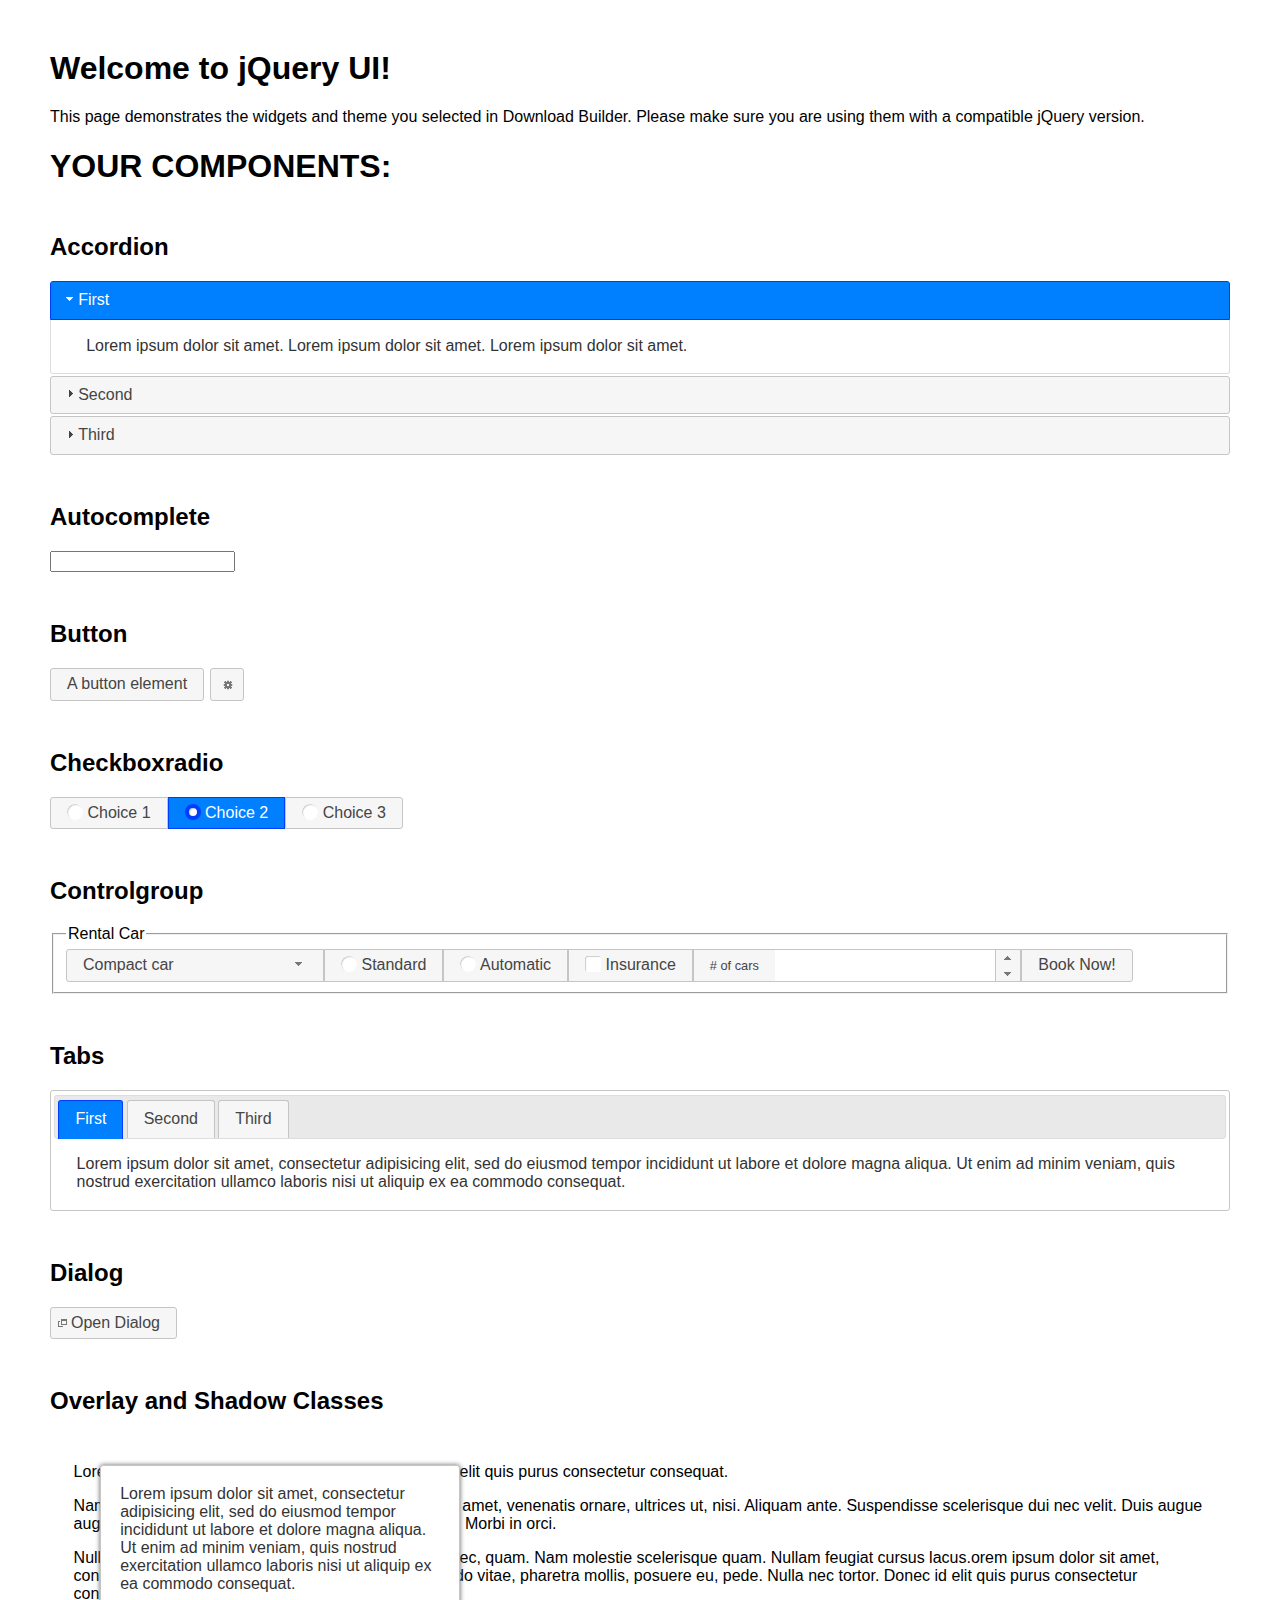
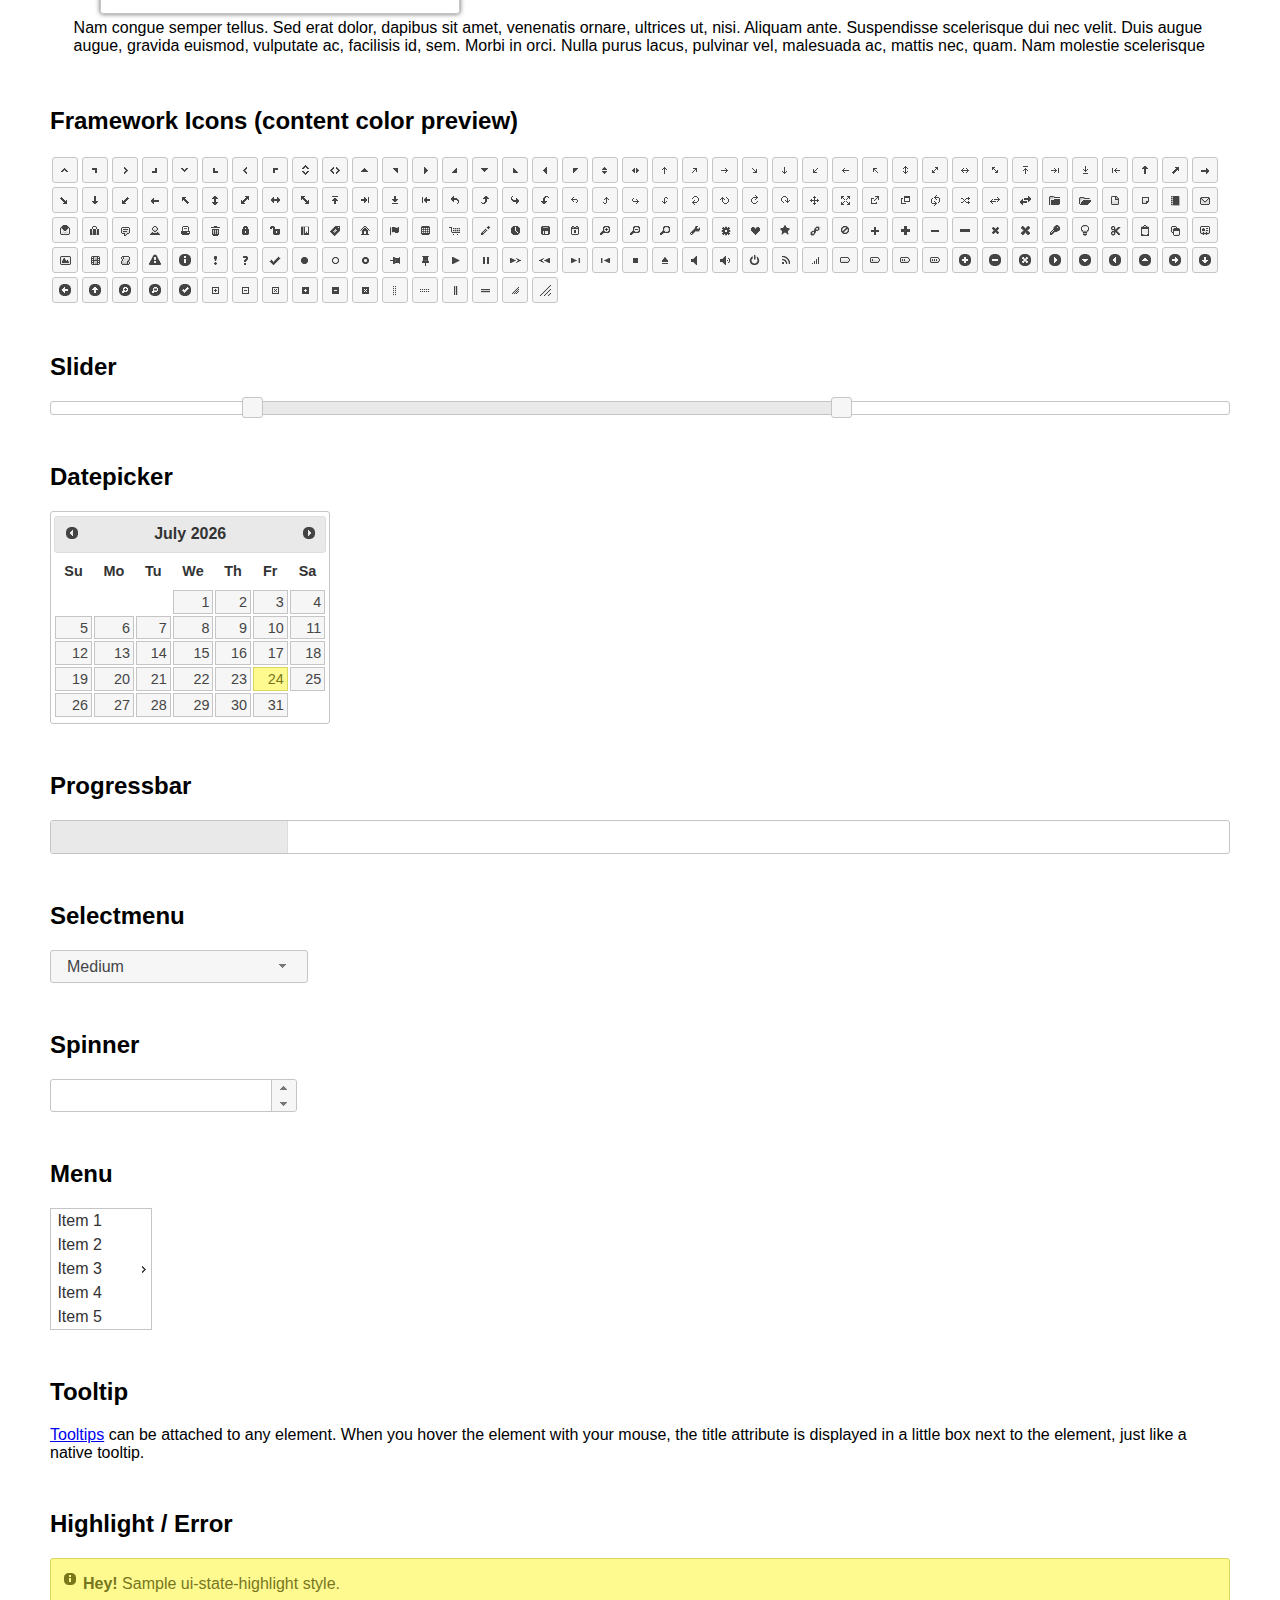
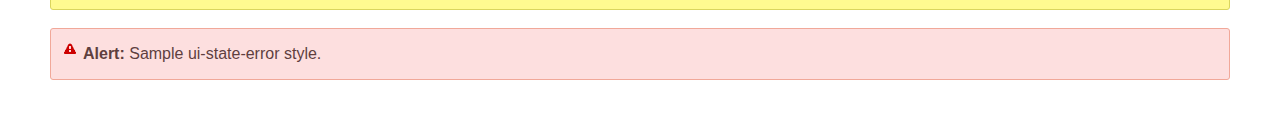
<file: js/jquery-ui-1.12.1/index.html>
<!doctype html>
<html lang="us">
<head>
	<meta charset="utf-8">
	<title>jQuery UI Example Page</title>
	<link href="jquery-ui.css" rel="stylesheet">
	<style>
	body{
		font-family: "Trebuchet MS", sans-serif;
		margin: 50px;
	}
	.demoHeaders {
		margin-top: 2em;
	}
	#dialog-link {
		padding: .4em 1em .4em 20px;
		text-decoration: none;
		position: relative;
	}
	#dialog-link span.ui-icon {
		margin: 0 5px 0 0;
		position: absolute;
		left: .2em;
		top: 50%;
		margin-top: -8px;
	}
	#icons {
		margin: 0;
		padding: 0;
	}
	#icons li {
		margin: 2px;
		position: relative;
		padding: 4px 0;
		cursor: pointer;
		float: left;
		list-style: none;
	}
	#icons span.ui-icon {
		float: left;
		margin: 0 4px;
	}
	.fakewindowcontain .ui-widget-overlay {
		position: absolute;
	}
	select {
		width: 200px;
	}
	</style>
</head>
<body>

<h1>Welcome to jQuery UI!</h1>

<div class="ui-widget">
	<p>This page demonstrates the widgets and theme you selected in Download Builder. Please make sure you are using them with a compatible jQuery version.</p>
</div>

<h1>YOUR COMPONENTS:</h1>


<!-- Accordion -->
<h2 class="demoHeaders">Accordion</h2>
<div id="accordion">
	<h3>First</h3>
	<div>Lorem ipsum dolor sit amet. Lorem ipsum dolor sit amet. Lorem ipsum dolor sit amet.</div>
	<h3>Second</h3>
	<div>Phasellus mattis tincidunt nibh.</div>
	<h3>Third</h3>
	<div>Nam dui erat, auctor a, dignissim quis.</div>
</div>



<!-- Autocomplete -->
<h2 class="demoHeaders">Autocomplete</h2>
<div>
	<input id="autocomplete" title="type &quot;a&quot;">
</div>



<!-- Button -->
<h2 class="demoHeaders">Button</h2>
<button id="button">A button element</button>
<button id="button-icon">An icon-only button</button>



<!-- Checkboxradio -->
<h2 class="demoHeaders">Checkboxradio</h2>
<form style="margin-top: 1em;">
	<div id="radioset">
		<input type="radio" id="radio1" name="radio"><label for="radio1">Choice 1</label>
		<input type="radio" id="radio2" name="radio" checked="checked"><label for="radio2">Choice 2</label>
		<input type="radio" id="radio3" name="radio"><label for="radio3">Choice 3</label>
	</div>
</form>



<!-- Controlgroup -->
<h2 class="demoHeaders">Controlgroup</h2>
<fieldset>
	<legend>Rental Car</legend>
	<div id="controlgroup">
		<select id="car-type">
			<option>Compact car</option>
			<option>Midsize car</option>
			<option>Full size car</option>
			<option>SUV</option>
			<option>Luxury</option>
			<option>Truck</option>
			<option>Van</option>
		</select>
		<label for="transmission-standard">Standard</label>
		<input type="radio" name="transmission" id="transmission-standard">
		<label for="transmission-automatic">Automatic</label>
		<input type="radio" name="transmission" id="transmission-automatic">
		<label for="insurance">Insurance</label>
		<input type="checkbox" name="insurance" id="insurance">
		<label for="horizontal-spinner" class="ui-controlgroup-label"># of cars</label>
		<input id="horizontal-spinner" class="ui-spinner-input">
		<button>Book Now!</button>
	</div>
</fieldset>



<!-- Tabs -->
<h2 class="demoHeaders">Tabs</h2>
<div id="tabs">
	<ul>
		<li><a href="#tabs-1">First</a></li>
		<li><a href="#tabs-2">Second</a></li>
		<li><a href="#tabs-3">Third</a></li>
	</ul>
	<div id="tabs-1">Lorem ipsum dolor sit amet, consectetur adipisicing elit, sed do eiusmod tempor incididunt ut labore et dolore magna aliqua. Ut enim ad minim veniam, quis nostrud exercitation ullamco laboris nisi ut aliquip ex ea commodo consequat.</div>
	<div id="tabs-2">Phasellus mattis tincidunt nibh. Cras orci urna, blandit id, pretium vel, aliquet ornare, felis. Maecenas scelerisque sem non nisl. Fusce sed lorem in enim dictum bibendum.</div>
	<div id="tabs-3">Nam dui erat, auctor a, dignissim quis, sollicitudin eu, felis. Pellentesque nisi urna, interdum eget, sagittis et, consequat vestibulum, lacus. Mauris porttitor ullamcorper augue.</div>
</div>



<h2 class="demoHeaders">Dialog</h2>
<p>
	<button id="dialog-link" class="ui-button ui-corner-all ui-widget">
		<span class="ui-icon ui-icon-newwin"></span>Open Dialog
	</button>
</p>

<h2 class="demoHeaders">Overlay and Shadow Classes</h2>
<div style="position: relative; width: 96%; height: 200px; padding:1% 2%; overflow:hidden;" class="fakewindowcontain">
	<p>Lorem ipsum dolor sit amet,  Nulla nec tortor. Donec id elit quis purus consectetur consequat. </p><p>Nam congue semper tellus. Sed erat dolor, dapibus sit amet, venenatis ornare, ultrices ut, nisi. Aliquam ante. Suspendisse scelerisque dui nec velit. Duis augue augue, gravida euismod, vulputate ac, facilisis id, sem. Morbi in orci. </p><p>Nulla purus lacus, pulvinar vel, malesuada ac, mattis nec, quam. Nam molestie scelerisque quam. Nullam feugiat cursus lacus.orem ipsum dolor sit amet, consectetur adipiscing elit. Donec libero risus, commodo vitae, pharetra mollis, posuere eu, pede. Nulla nec tortor. Donec id elit quis purus consectetur consequat. </p><p>Nam congue semper tellus. Sed erat dolor, dapibus sit amet, venenatis ornare, ultrices ut, nisi. Aliquam ante. Suspendisse scelerisque dui nec velit. Duis augue augue, gravida euismod, vulputate ac, facilisis id, sem. Morbi in orci. Nulla purus lacus, pulvinar vel, malesuada ac, mattis nec, quam. Nam molestie scelerisque quam. </p><p>Nullam feugiat cursus lacus.orem ipsum dolor sit amet, consectetur adipiscing elit. Donec libero risus, commodo vitae, pharetra mollis, posuere eu, pede. Nulla nec tortor. Donec id elit quis purus consectetur consequat. Nam congue semper tellus. Sed erat dolor, dapibus sit amet, venenatis ornare, ultrices ut, nisi. Aliquam ante. </p><p>Suspendisse scelerisque dui nec velit. Duis augue augue, gravida euismod, vulputate ac, facilisis id, sem. Morbi in orci. Nulla purus lacus, pulvinar vel, malesuada ac, mattis nec, quam. Nam molestie scelerisque quam. Nullam feugiat cursus lacus.orem ipsum dolor sit amet, consectetur adipiscing elit. Donec libero risus, commodo vitae, pharetra mollis, posuere eu, pede. Nulla nec tortor. Donec id elit quis purus consectetur consequat. Nam congue semper tellus. Sed erat dolor, dapibus sit amet, venenatis ornare, ultrices ut, nisi. </p>

	<!-- ui-dialog -->
	<div class="ui-widget-overlay ui-front"></div>
	<div style="position: absolute; width: 320px; left: 50px; top: 30px; padding: 1.2em" class="ui-widget ui-front ui-widget-content ui-corner-all ui-widget-shadow">
		Lorem ipsum dolor sit amet, consectetur adipisicing elit, sed do eiusmod tempor incididunt ut labore et dolore magna aliqua. Ut enim ad minim veniam, quis nostrud exercitation ullamco laboris nisi ut aliquip ex ea commodo consequat.
	</div>

</div>

<!-- ui-dialog -->
<div id="dialog" title="Dialog Title">
	<p>Lorem ipsum dolor sit amet, consectetur adipisicing elit, sed do eiusmod tempor incididunt ut labore et dolore magna aliqua. Ut enim ad minim veniam, quis nostrud exercitation ullamco laboris nisi ut aliquip ex ea commodo consequat.</p>
</div>



<h2 class="demoHeaders">Framework Icons (content color preview)</h2>
<ul id="icons" class="ui-widget ui-helper-clearfix">
	<li class="ui-state-default ui-corner-all" title=".ui-icon-caret-1-n"><span class="ui-icon ui-icon-caret-1-n"></span></li>
	<li class="ui-state-default ui-corner-all" title=".ui-icon-caret-1-ne"><span class="ui-icon ui-icon-caret-1-ne"></span></li>
	<li class="ui-state-default ui-corner-all" title=".ui-icon-caret-1-e"><span class="ui-icon ui-icon-caret-1-e"></span></li>
	<li class="ui-state-default ui-corner-all" title=".ui-icon-caret-1-se"><span class="ui-icon ui-icon-caret-1-se"></span></li>
	<li class="ui-state-default ui-corner-all" title=".ui-icon-caret-1-s"><span class="ui-icon ui-icon-caret-1-s"></span></li>
	<li class="ui-state-default ui-corner-all" title=".ui-icon-caret-1-sw"><span class="ui-icon ui-icon-caret-1-sw"></span></li>
	<li class="ui-state-default ui-corner-all" title=".ui-icon-caret-1-w"><span class="ui-icon ui-icon-caret-1-w"></span></li>
	<li class="ui-state-default ui-corner-all" title=".ui-icon-caret-1-nw"><span class="ui-icon ui-icon-caret-1-nw"></span></li>
	<li class="ui-state-default ui-corner-all" title=".ui-icon-caret-2-n-s"><span class="ui-icon ui-icon-caret-2-n-s"></span></li>
	<li class="ui-state-default ui-corner-all" title=".ui-icon-caret-2-e-w"><span class="ui-icon ui-icon-caret-2-e-w"></span></li>
	<li class="ui-state-default ui-corner-all" title=".ui-icon-triangle-1-n"><span class="ui-icon ui-icon-triangle-1-n"></span></li>
	<li class="ui-state-default ui-corner-all" title=".ui-icon-triangle-1-ne"><span class="ui-icon ui-icon-triangle-1-ne"></span></li>
	<li class="ui-state-default ui-corner-all" title=".ui-icon-triangle-1-e"><span class="ui-icon ui-icon-triangle-1-e"></span></li>
	<li class="ui-state-default ui-corner-all" title=".ui-icon-triangle-1-se"><span class="ui-icon ui-icon-triangle-1-se"></span></li>
	<li class="ui-state-default ui-corner-all" title=".ui-icon-triangle-1-s"><span class="ui-icon ui-icon-triangle-1-s"></span></li>
	<li class="ui-state-default ui-corner-all" title=".ui-icon-triangle-1-sw"><span class="ui-icon ui-icon-triangle-1-sw"></span></li>
	<li class="ui-state-default ui-corner-all" title=".ui-icon-triangle-1-w"><span class="ui-icon ui-icon-triangle-1-w"></span></li>
	<li class="ui-state-default ui-corner-all" title=".ui-icon-triangle-1-nw"><span class="ui-icon ui-icon-triangle-1-nw"></span></li>
	<li class="ui-state-default ui-corner-all" title=".ui-icon-triangle-2-n-s"><span class="ui-icon ui-icon-triangle-2-n-s"></span></li>
	<li class="ui-state-default ui-corner-all" title=".ui-icon-triangle-2-e-w"><span class="ui-icon ui-icon-triangle-2-e-w"></span></li>
	<li class="ui-state-default ui-corner-all" title=".ui-icon-arrow-1-n"><span class="ui-icon ui-icon-arrow-1-n"></span></li>
	<li class="ui-state-default ui-corner-all" title=".ui-icon-arrow-1-ne"><span class="ui-icon ui-icon-arrow-1-ne"></span></li>
	<li class="ui-state-default ui-corner-all" title=".ui-icon-arrow-1-e"><span class="ui-icon ui-icon-arrow-1-e"></span></li>
	<li class="ui-state-default ui-corner-all" title=".ui-icon-arrow-1-se"><span class="ui-icon ui-icon-arrow-1-se"></span></li>
	<li class="ui-state-default ui-corner-all" title=".ui-icon-arrow-1-s"><span class="ui-icon ui-icon-arrow-1-s"></span></li>
	<li class="ui-state-default ui-corner-all" title=".ui-icon-arrow-1-sw"><span class="ui-icon ui-icon-arrow-1-sw"></span></li>
	<li class="ui-state-default ui-corner-all" title=".ui-icon-arrow-1-w"><span class="ui-icon ui-icon-arrow-1-w"></span></li>
	<li class="ui-state-default ui-corner-all" title=".ui-icon-arrow-1-nw"><span class="ui-icon ui-icon-arrow-1-nw"></span></li>
	<li class="ui-state-default ui-corner-all" title=".ui-icon-arrow-2-n-s"><span class="ui-icon ui-icon-arrow-2-n-s"></span></li>
	<li class="ui-state-default ui-corner-all" title=".ui-icon-arrow-2-ne-sw"><span class="ui-icon ui-icon-arrow-2-ne-sw"></span></li>
	<li class="ui-state-default ui-corner-all" title=".ui-icon-arrow-2-e-w"><span class="ui-icon ui-icon-arrow-2-e-w"></span></li>
	<li class="ui-state-default ui-corner-all" title=".ui-icon-arrow-2-se-nw"><span class="ui-icon ui-icon-arrow-2-se-nw"></span></li>
	<li class="ui-state-default ui-corner-all" title=".ui-icon-arrowstop-1-n"><span class="ui-icon ui-icon-arrowstop-1-n"></span></li>
	<li class="ui-state-default ui-corner-all" title=".ui-icon-arrowstop-1-e"><span class="ui-icon ui-icon-arrowstop-1-e"></span></li>
	<li class="ui-state-default ui-corner-all" title=".ui-icon-arrowstop-1-s"><span class="ui-icon ui-icon-arrowstop-1-s"></span></li>
	<li class="ui-state-default ui-corner-all" title=".ui-icon-arrowstop-1-w"><span class="ui-icon ui-icon-arrowstop-1-w"></span></li>
	<li class="ui-state-default ui-corner-all" title=".ui-icon-arrowthick-1-n"><span class="ui-icon ui-icon-arrowthick-1-n"></span></li>
	<li class="ui-state-default ui-corner-all" title=".ui-icon-arrowthick-1-ne"><span class="ui-icon ui-icon-arrowthick-1-ne"></span></li>
	<li class="ui-state-default ui-corner-all" title=".ui-icon-arrowthick-1-e"><span class="ui-icon ui-icon-arrowthick-1-e"></span></li>
	<li class="ui-state-default ui-corner-all" title=".ui-icon-arrowthick-1-se"><span class="ui-icon ui-icon-arrowthick-1-se"></span></li>
	<li class="ui-state-default ui-corner-all" title=".ui-icon-arrowthick-1-s"><span class="ui-icon ui-icon-arrowthick-1-s"></span></li>
	<li class="ui-state-default ui-corner-all" title=".ui-icon-arrowthick-1-sw"><span class="ui-icon ui-icon-arrowthick-1-sw"></span></li>
	<li class="ui-state-default ui-corner-all" title=".ui-icon-arrowthick-1-w"><span class="ui-icon ui-icon-arrowthick-1-w"></span></li>
	<li class="ui-state-default ui-corner-all" title=".ui-icon-arrowthick-1-nw"><span class="ui-icon ui-icon-arrowthick-1-nw"></span></li>
	<li class="ui-state-default ui-corner-all" title=".ui-icon-arrowthick-2-n-s"><span class="ui-icon ui-icon-arrowthick-2-n-s"></span></li>
	<li class="ui-state-default ui-corner-all" title=".ui-icon-arrowthick-2-ne-sw"><span class="ui-icon ui-icon-arrowthick-2-ne-sw"></span></li>
	<li class="ui-state-default ui-corner-all" title=".ui-icon-arrowthick-2-e-w"><span class="ui-icon ui-icon-arrowthick-2-e-w"></span></li>
	<li class="ui-state-default ui-corner-all" title=".ui-icon-arrowthick-2-se-nw"><span class="ui-icon ui-icon-arrowthick-2-se-nw"></span></li>
	<li class="ui-state-default ui-corner-all" title=".ui-icon-arrowthickstop-1-n"><span class="ui-icon ui-icon-arrowthickstop-1-n"></span></li>
	<li class="ui-state-default ui-corner-all" title=".ui-icon-arrowthickstop-1-e"><span class="ui-icon ui-icon-arrowthickstop-1-e"></span></li>
	<li class="ui-state-default ui-corner-all" title=".ui-icon-arrowthickstop-1-s"><span class="ui-icon ui-icon-arrowthickstop-1-s"></span></li>
	<li class="ui-state-default ui-corner-all" title=".ui-icon-arrowthickstop-1-w"><span class="ui-icon ui-icon-arrowthickstop-1-w"></span></li>
	<li class="ui-state-default ui-corner-all" title=".ui-icon-arrowreturnthick-1-w"><span class="ui-icon ui-icon-arrowreturnthick-1-w"></span></li>
	<li class="ui-state-default ui-corner-all" title=".ui-icon-arrowreturnthick-1-n"><span class="ui-icon ui-icon-arrowreturnthick-1-n"></span></li>
	<li class="ui-state-default ui-corner-all" title=".ui-icon-arrowreturnthick-1-e"><span class="ui-icon ui-icon-arrowreturnthick-1-e"></span></li>
	<li class="ui-state-default ui-corner-all" title=".ui-icon-arrowreturnthick-1-s"><span class="ui-icon ui-icon-arrowreturnthick-1-s"></span></li>
	<li class="ui-state-default ui-corner-all" title=".ui-icon-arrowreturn-1-w"><span class="ui-icon ui-icon-arrowreturn-1-w"></span></li>
	<li class="ui-state-default ui-corner-all" title=".ui-icon-arrowreturn-1-n"><span class="ui-icon ui-icon-arrowreturn-1-n"></span></li>
	<li class="ui-state-default ui-corner-all" title=".ui-icon-arrowreturn-1-e"><span class="ui-icon ui-icon-arrowreturn-1-e"></span></li>
	<li class="ui-state-default ui-corner-all" title=".ui-icon-arrowreturn-1-s"><span class="ui-icon ui-icon-arrowreturn-1-s"></span></li>
	<li class="ui-state-default ui-corner-all" title=".ui-icon-arrowrefresh-1-w"><span class="ui-icon ui-icon-arrowrefresh-1-w"></span></li>
	<li class="ui-state-default ui-corner-all" title=".ui-icon-arrowrefresh-1-n"><span class="ui-icon ui-icon-arrowrefresh-1-n"></span></li>
	<li class="ui-state-default ui-corner-all" title=".ui-icon-arrowrefresh-1-e"><span class="ui-icon ui-icon-arrowrefresh-1-e"></span></li>
	<li class="ui-state-default ui-corner-all" title=".ui-icon-arrowrefresh-1-s"><span class="ui-icon ui-icon-arrowrefresh-1-s"></span></li>
	<li class="ui-state-default ui-corner-all" title=".ui-icon-arrow-4"><span class="ui-icon ui-icon-arrow-4"></span></li>
	<li class="ui-state-default ui-corner-all" title=".ui-icon-arrow-4-diag"><span class="ui-icon ui-icon-arrow-4-diag"></span></li>
	<li class="ui-state-default ui-corner-all" title=".ui-icon-extlink"><span class="ui-icon ui-icon-extlink"></span></li>
	<li class="ui-state-default ui-corner-all" title=".ui-icon-newwin"><span class="ui-icon ui-icon-newwin"></span></li>
	<li class="ui-state-default ui-corner-all" title=".ui-icon-refresh"><span class="ui-icon ui-icon-refresh"></span></li>
	<li class="ui-state-default ui-corner-all" title=".ui-icon-shuffle"><span class="ui-icon ui-icon-shuffle"></span></li>
	<li class="ui-state-default ui-corner-all" title=".ui-icon-transfer-e-w"><span class="ui-icon ui-icon-transfer-e-w"></span></li>
	<li class="ui-state-default ui-corner-all" title=".ui-icon-transferthick-e-w"><span class="ui-icon ui-icon-transferthick-e-w"></span></li>
	<li class="ui-state-default ui-corner-all" title=".ui-icon-folder-collapsed"><span class="ui-icon ui-icon-folder-collapsed"></span></li>
	<li class="ui-state-default ui-corner-all" title=".ui-icon-folder-open"><span class="ui-icon ui-icon-folder-open"></span></li>
	<li class="ui-state-default ui-corner-all" title=".ui-icon-document"><span class="ui-icon ui-icon-document"></span></li>
	<li class="ui-state-default ui-corner-all" title=".ui-icon-document-b"><span class="ui-icon ui-icon-document-b"></span></li>
	<li class="ui-state-default ui-corner-all" title=".ui-icon-note"><span class="ui-icon ui-icon-note"></span></li>
	<li class="ui-state-default ui-corner-all" title=".ui-icon-mail-closed"><span class="ui-icon ui-icon-mail-closed"></span></li>
	<li class="ui-state-default ui-corner-all" title=".ui-icon-mail-open"><span class="ui-icon ui-icon-mail-open"></span></li>
	<li class="ui-state-default ui-corner-all" title=".ui-icon-suitcase"><span class="ui-icon ui-icon-suitcase"></span></li>
	<li class="ui-state-default ui-corner-all" title=".ui-icon-comment"><span class="ui-icon ui-icon-comment"></span></li>
	<li class="ui-state-default ui-corner-all" title=".ui-icon-person"><span class="ui-icon ui-icon-person"></span></li>
	<li class="ui-state-default ui-corner-all" title=".ui-icon-print"><span class="ui-icon ui-icon-print"></span></li>
	<li class="ui-state-default ui-corner-all" title=".ui-icon-trash"><span class="ui-icon ui-icon-trash"></span></li>
	<li class="ui-state-default ui-corner-all" title=".ui-icon-locked"><span class="ui-icon ui-icon-locked"></span></li>
	<li class="ui-state-default ui-corner-all" title=".ui-icon-unlocked"><span class="ui-icon ui-icon-unlocked"></span></li>
	<li class="ui-state-default ui-corner-all" title=".ui-icon-bookmark"><span class="ui-icon ui-icon-bookmark"></span></li>
	<li class="ui-state-default ui-corner-all" title=".ui-icon-tag"><span class="ui-icon ui-icon-tag"></span></li>
	<li class="ui-state-default ui-corner-all" title=".ui-icon-home"><span class="ui-icon ui-icon-home"></span></li>
	<li class="ui-state-default ui-corner-all" title=".ui-icon-flag"><span class="ui-icon ui-icon-flag"></span></li>
	<li class="ui-state-default ui-corner-all" title=".ui-icon-calculator"><span class="ui-icon ui-icon-calculator"></span></li>
	<li class="ui-state-default ui-corner-all" title=".ui-icon-cart"><span class="ui-icon ui-icon-cart"></span></li>
	<li class="ui-state-default ui-corner-all" title=".ui-icon-pencil"><span class="ui-icon ui-icon-pencil"></span></li>
	<li class="ui-state-default ui-corner-all" title=".ui-icon-clock"><span class="ui-icon ui-icon-clock"></span></li>
	<li class="ui-state-default ui-corner-all" title=".ui-icon-disk"><span class="ui-icon ui-icon-disk"></span></li>
	<li class="ui-state-default ui-corner-all" title=".ui-icon-calendar"><span class="ui-icon ui-icon-calendar"></span></li>
	<li class="ui-state-default ui-corner-all" title=".ui-icon-zoomin"><span class="ui-icon ui-icon-zoomin"></span></li>
	<li class="ui-state-default ui-corner-all" title=".ui-icon-zoomout"><span class="ui-icon ui-icon-zoomout"></span></li>
	<li class="ui-state-default ui-corner-all" title=".ui-icon-search"><span class="ui-icon ui-icon-search"></span></li>
	<li class="ui-state-default ui-corner-all" title=".ui-icon-wrench"><span class="ui-icon ui-icon-wrench"></span></li>
	<li class="ui-state-default ui-corner-all" title=".ui-icon-gear"><span class="ui-icon ui-icon-gear"></span></li>
	<li class="ui-state-default ui-corner-all" title=".ui-icon-heart"><span class="ui-icon ui-icon-heart"></span></li>
	<li class="ui-state-default ui-corner-all" title=".ui-icon-star"><span class="ui-icon ui-icon-star"></span></li>
	<li class="ui-state-default ui-corner-all" title=".ui-icon-link"><span class="ui-icon ui-icon-link"></span></li>
	<li class="ui-state-default ui-corner-all" title=".ui-icon-cancel"><span class="ui-icon ui-icon-cancel"></span></li>
	<li class="ui-state-default ui-corner-all" title=".ui-icon-plus"><span class="ui-icon ui-icon-plus"></span></li>
	<li class="ui-state-default ui-corner-all" title=".ui-icon-plusthick"><span class="ui-icon ui-icon-plusthick"></span></li>
	<li class="ui-state-default ui-corner-all" title=".ui-icon-minus"><span class="ui-icon ui-icon-minus"></span></li>
	<li class="ui-state-default ui-corner-all" title=".ui-icon-minusthick"><span class="ui-icon ui-icon-minusthick"></span></li>
	<li class="ui-state-default ui-corner-all" title=".ui-icon-close"><span class="ui-icon ui-icon-close"></span></li>
	<li class="ui-state-default ui-corner-all" title=".ui-icon-closethick"><span class="ui-icon ui-icon-closethick"></span></li>
	<li class="ui-state-default ui-corner-all" title=".ui-icon-key"><span class="ui-icon ui-icon-key"></span></li>
	<li class="ui-state-default ui-corner-all" title=".ui-icon-lightbulb"><span class="ui-icon ui-icon-lightbulb"></span></li>
	<li class="ui-state-default ui-corner-all" title=".ui-icon-scissors"><span class="ui-icon ui-icon-scissors"></span></li>
	<li class="ui-state-default ui-corner-all" title=".ui-icon-clipboard"><span class="ui-icon ui-icon-clipboard"></span></li>
	<li class="ui-state-default ui-corner-all" title=".ui-icon-copy"><span class="ui-icon ui-icon-copy"></span></li>
	<li class="ui-state-default ui-corner-all" title=".ui-icon-contact"><span class="ui-icon ui-icon-contact"></span></li>
	<li class="ui-state-default ui-corner-all" title=".ui-icon-image"><span class="ui-icon ui-icon-image"></span></li>
	<li class="ui-state-default ui-corner-all" title=".ui-icon-video"><span class="ui-icon ui-icon-video"></span></li>
	<li class="ui-state-default ui-corner-all" title=".ui-icon-script"><span class="ui-icon ui-icon-script"></span></li>
	<li class="ui-state-default ui-corner-all" title=".ui-icon-alert"><span class="ui-icon ui-icon-alert"></span></li>
	<li class="ui-state-default ui-corner-all" title=".ui-icon-info"><span class="ui-icon ui-icon-info"></span></li>
	<li class="ui-state-default ui-corner-all" title=".ui-icon-notice"><span class="ui-icon ui-icon-notice"></span></li>
	<li class="ui-state-default ui-corner-all" title=".ui-icon-help"><span class="ui-icon ui-icon-help"></span></li>
	<li class="ui-state-default ui-corner-all" title=".ui-icon-check"><span class="ui-icon ui-icon-check"></span></li>
	<li class="ui-state-default ui-corner-all" title=".ui-icon-bullet"><span class="ui-icon ui-icon-bullet"></span></li>
	<li class="ui-state-default ui-corner-all" title=".ui-icon-radio-off"><span class="ui-icon ui-icon-radio-off"></span></li>
	<li class="ui-state-default ui-corner-all" title=".ui-icon-radio-on"><span class="ui-icon ui-icon-radio-on"></span></li>
	<li class="ui-state-default ui-corner-all" title=".ui-icon-pin-w"><span class="ui-icon ui-icon-pin-w"></span></li>
	<li class="ui-state-default ui-corner-all" title=".ui-icon-pin-s"><span class="ui-icon ui-icon-pin-s"></span></li>
	<li class="ui-state-default ui-corner-all" title=".ui-icon-play"><span class="ui-icon ui-icon-play"></span></li>
	<li class="ui-state-default ui-corner-all" title=".ui-icon-pause"><span class="ui-icon ui-icon-pause"></span></li>
	<li class="ui-state-default ui-corner-all" title=".ui-icon-seek-next"><span class="ui-icon ui-icon-seek-next"></span></li>
	<li class="ui-state-default ui-corner-all" title=".ui-icon-seek-prev"><span class="ui-icon ui-icon-seek-prev"></span></li>
	<li class="ui-state-default ui-corner-all" title=".ui-icon-seek-end"><span class="ui-icon ui-icon-seek-end"></span></li>
	<li class="ui-state-default ui-corner-all" title=".ui-icon-seek-first"><span class="ui-icon ui-icon-seek-first"></span></li>
	<li class="ui-state-default ui-corner-all" title=".ui-icon-stop"><span class="ui-icon ui-icon-stop"></span></li>
	<li class="ui-state-default ui-corner-all" title=".ui-icon-eject"><span class="ui-icon ui-icon-eject"></span></li>
	<li class="ui-state-default ui-corner-all" title=".ui-icon-volume-off"><span class="ui-icon ui-icon-volume-off"></span></li>
	<li class="ui-state-default ui-corner-all" title=".ui-icon-volume-on"><span class="ui-icon ui-icon-volume-on"></span></li>
	<li class="ui-state-default ui-corner-all" title=".ui-icon-power"><span class="ui-icon ui-icon-power"></span></li>
	<li class="ui-state-default ui-corner-all" title=".ui-icon-signal-diag"><span class="ui-icon ui-icon-signal-diag"></span></li>
	<li class="ui-state-default ui-corner-all" title=".ui-icon-signal"><span class="ui-icon ui-icon-signal"></span></li>
	<li class="ui-state-default ui-corner-all" title=".ui-icon-battery-0"><span class="ui-icon ui-icon-battery-0"></span></li>
	<li class="ui-state-default ui-corner-all" title=".ui-icon-battery-1"><span class="ui-icon ui-icon-battery-1"></span></li>
	<li class="ui-state-default ui-corner-all" title=".ui-icon-battery-2"><span class="ui-icon ui-icon-battery-2"></span></li>
	<li class="ui-state-default ui-corner-all" title=".ui-icon-battery-3"><span class="ui-icon ui-icon-battery-3"></span></li>
	<li class="ui-state-default ui-corner-all" title=".ui-icon-circle-plus"><span class="ui-icon ui-icon-circle-plus"></span></li>
	<li class="ui-state-default ui-corner-all" title=".ui-icon-circle-minus"><span class="ui-icon ui-icon-circle-minus"></span></li>
	<li class="ui-state-default ui-corner-all" title=".ui-icon-circle-close"><span class="ui-icon ui-icon-circle-close"></span></li>
	<li class="ui-state-default ui-corner-all" title=".ui-icon-circle-triangle-e"><span class="ui-icon ui-icon-circle-triangle-e"></span></li>
	<li class="ui-state-default ui-corner-all" title=".ui-icon-circle-triangle-s"><span class="ui-icon ui-icon-circle-triangle-s"></span></li>
	<li class="ui-state-default ui-corner-all" title=".ui-icon-circle-triangle-w"><span class="ui-icon ui-icon-circle-triangle-w"></span></li>
	<li class="ui-state-default ui-corner-all" title=".ui-icon-circle-triangle-n"><span class="ui-icon ui-icon-circle-triangle-n"></span></li>
	<li class="ui-state-default ui-corner-all" title=".ui-icon-circle-arrow-e"><span class="ui-icon ui-icon-circle-arrow-e"></span></li>
	<li class="ui-state-default ui-corner-all" title=".ui-icon-circle-arrow-s"><span class="ui-icon ui-icon-circle-arrow-s"></span></li>
	<li class="ui-state-default ui-corner-all" title=".ui-icon-circle-arrow-w"><span class="ui-icon ui-icon-circle-arrow-w"></span></li>
	<li class="ui-state-default ui-corner-all" title=".ui-icon-circle-arrow-n"><span class="ui-icon ui-icon-circle-arrow-n"></span></li>
	<li class="ui-state-default ui-corner-all" title=".ui-icon-circle-zoomin"><span class="ui-icon ui-icon-circle-zoomin"></span></li>
	<li class="ui-state-default ui-corner-all" title=".ui-icon-circle-zoomout"><span class="ui-icon ui-icon-circle-zoomout"></span></li>
	<li class="ui-state-default ui-corner-all" title=".ui-icon-circle-check"><span class="ui-icon ui-icon-circle-check"></span></li>
	<li class="ui-state-default ui-corner-all" title=".ui-icon-circlesmall-plus"><span class="ui-icon ui-icon-circlesmall-plus"></span></li>
	<li class="ui-state-default ui-corner-all" title=".ui-icon-circlesmall-minus"><span class="ui-icon ui-icon-circlesmall-minus"></span></li>
	<li class="ui-state-default ui-corner-all" title=".ui-icon-circlesmall-close"><span class="ui-icon ui-icon-circlesmall-close"></span></li>
	<li class="ui-state-default ui-corner-all" title=".ui-icon-squaresmall-plus"><span class="ui-icon ui-icon-squaresmall-plus"></span></li>
	<li class="ui-state-default ui-corner-all" title=".ui-icon-squaresmall-minus"><span class="ui-icon ui-icon-squaresmall-minus"></span></li>
	<li class="ui-state-default ui-corner-all" title=".ui-icon-squaresmall-close"><span class="ui-icon ui-icon-squaresmall-close"></span></li>
	<li class="ui-state-default ui-corner-all" title=".ui-icon-grip-dotted-vertical"><span class="ui-icon ui-icon-grip-dotted-vertical"></span></li>
	<li class="ui-state-default ui-corner-all" title=".ui-icon-grip-dotted-horizontal"><span class="ui-icon ui-icon-grip-dotted-horizontal"></span></li>
	<li class="ui-state-default ui-corner-all" title=".ui-icon-grip-solid-vertical"><span class="ui-icon ui-icon-grip-solid-vertical"></span></li>
	<li class="ui-state-default ui-corner-all" title=".ui-icon-grip-solid-horizontal"><span class="ui-icon ui-icon-grip-solid-horizontal"></span></li>
	<li class="ui-state-default ui-corner-all" title=".ui-icon-gripsmall-diagonal-se"><span class="ui-icon ui-icon-gripsmall-diagonal-se"></span></li>
	<li class="ui-state-default ui-corner-all" title=".ui-icon-grip-diagonal-se"><span class="ui-icon ui-icon-grip-diagonal-se"></span></li>
</ul>


<!-- Slider -->
<h2 class="demoHeaders">Slider</h2>
<div id="slider"></div>



<!-- Datepicker -->
<h2 class="demoHeaders">Datepicker</h2>
<div id="datepicker"></div>



<!-- Progressbar -->
<h2 class="demoHeaders">Progressbar</h2>
<div id="progressbar"></div>



<!-- Progressbar -->
<h2 class="demoHeaders">Selectmenu</h2>
<select id="selectmenu">
	<option>Slower</option>
	<option>Slow</option>
	<option selected="selected">Medium</option>
	<option>Fast</option>
	<option>Faster</option>
</select>



<!-- Spinner -->
<h2 class="demoHeaders">Spinner</h2>
<input id="spinner">



<!-- Menu -->
<h2 class="demoHeaders">Menu</h2>
<ul style="width:100px;" id="menu">
	<li><div>Item 1</div></li>
	<li><div>Item 2</div></li>
	<li><div>Item 3</div>
		<ul>
			<li><div>Item 3-1</div></li>
			<li><div>Item 3-2</div></li>
			<li><div>Item 3-3</div></li>
			<li><div>Item 3-4</div></li>
			<li><div>Item 3-5</div></li>
		</ul>
	</li>
	<li><div>Item 4</div></li>
	<li><div>Item 5</div></li>
</ul>



<!-- Tooltip -->
<h2 class="demoHeaders">Tooltip</h2>
<p id="tooltip">
	<a href="#" title="That&apos;s what this widget is">Tooltips</a> can be attached to any element. When you hover
the element with your mouse, the title attribute is displayed in a little box next to the element, just like a native tooltip.
</p>


<!-- Highlight / Error -->
<h2 class="demoHeaders">Highlight / Error</h2>
<div class="ui-widget">
	<div class="ui-state-highlight ui-corner-all" style="margin-top: 20px; padding: 0 .7em;">
		<p><span class="ui-icon ui-icon-info" style="float: left; margin-right: .3em;"></span>
		<strong>Hey!</strong> Sample ui-state-highlight style.</p>
	</div>
</div>
<br>
<div class="ui-widget">
	<div class="ui-state-error ui-corner-all" style="padding: 0 .7em;">
		<p><span class="ui-icon ui-icon-alert" style="float: left; margin-right: .3em;"></span>
		<strong>Alert:</strong> Sample ui-state-error style.</p>
	</div>
</div>

<script src="external/jquery/jquery.js"></script>
<script src="jquery-ui.js"></script>
<script>

$( "#accordion" ).accordion();



var availableTags = [
	"ActionScript",
	"AppleScript",
	"Asp",
	"BASIC",
	"C",
	"C++",
	"Clojure",
	"COBOL",
	"ColdFusion",
	"Erlang",
	"Fortran",
	"Groovy",
	"Haskell",
	"Java",
	"JavaScript",
	"Lisp",
	"Perl",
	"PHP",
	"Python",
	"Ruby",
	"Scala",
	"Scheme"
];
$( "#autocomplete" ).autocomplete({
	source: availableTags
});



$( "#button" ).button();
$( "#button-icon" ).button({
	icon: "ui-icon-gear",
	showLabel: false
});



$( "#radioset" ).buttonset();



$( "#controlgroup" ).controlgroup();



$( "#tabs" ).tabs();



$( "#dialog" ).dialog({
	autoOpen: false,
	width: 400,
	buttons: [
		{
			text: "Ok",
			click: function() {
				$( this ).dialog( "close" );
			}
		},
		{
			text: "Cancel",
			click: function() {
				$( this ).dialog( "close" );
			}
		}
	]
});

// Link to open the dialog
$( "#dialog-link" ).click(function( event ) {
	$( "#dialog" ).dialog( "open" );
	event.preventDefault();
});



$( "#datepicker" ).datepicker({
	inline: true
});



$( "#slider" ).slider({
	range: true,
	values: [ 17, 67 ]
});



$( "#progressbar" ).progressbar({
	value: 20
});



$( "#spinner" ).spinner();



$( "#menu" ).menu();



$( "#tooltip" ).tooltip();



$( "#selectmenu" ).selectmenu();


// Hover states on the static widgets
$( "#dialog-link, #icons li" ).hover(
	function() {
		$( this ).addClass( "ui-state-hover" );
	},
	function() {
		$( this ).removeClass( "ui-state-hover" );
	}
);
</script>
</body>
</html>
</file>
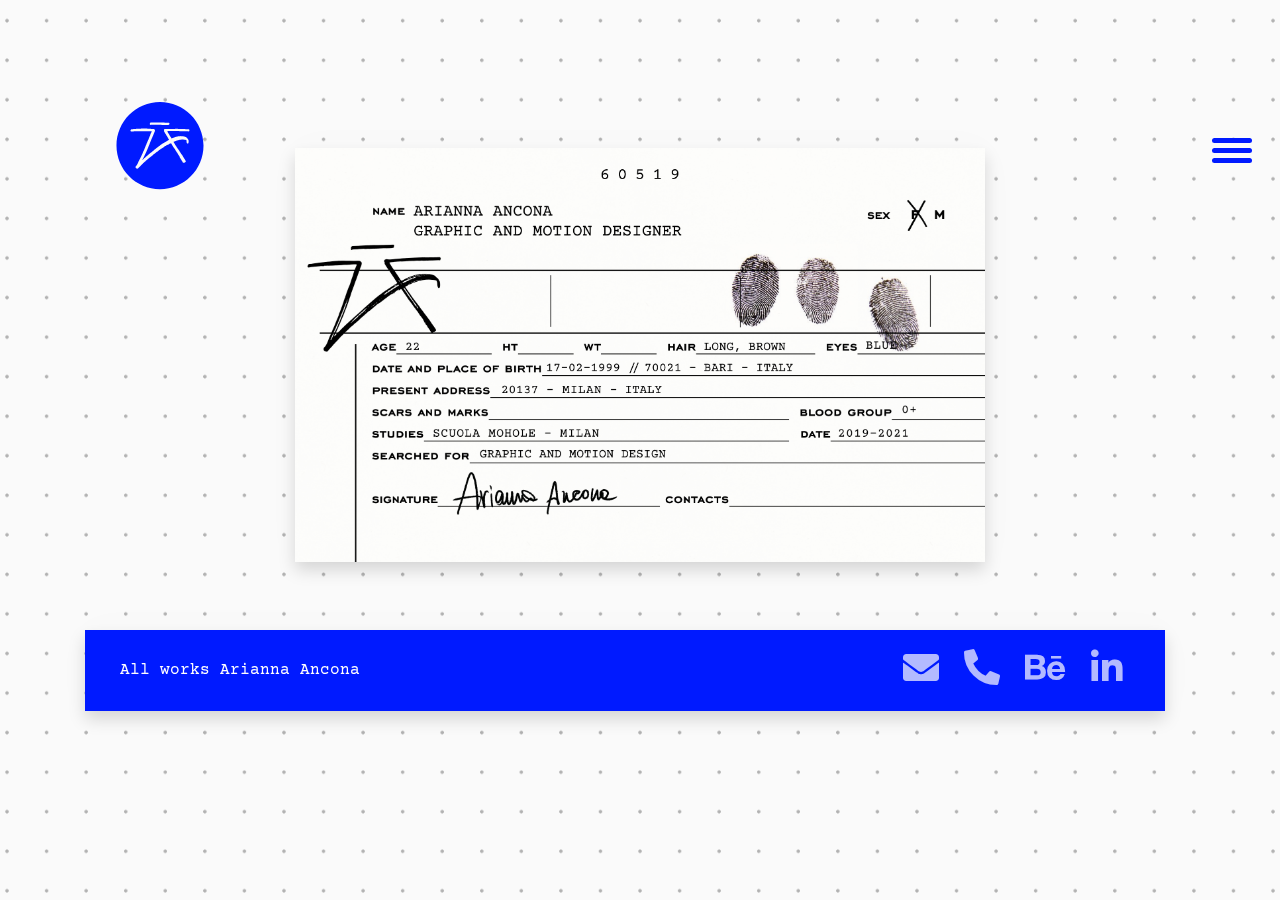
<file: about.html>
<!doctype html>
<html lang="it">

<head>
    <meta charset="UTF-8">
    <title>Arianna Ancona</title>
    <meta name="viewport" content="width=device-width, initial-scale=1, maximum-scale=1">

    <!-- Collegamento a Bootstrap e Fontawesome-->
    <link rel="stylesheet" href="bootstrap-css/bootstrap.min.css">
    <link rel="stylesheet" href="fontawesome/css/all.min.css">

    <!-- Collegamento a Google Font => Courier Prime -->
    <link rel="preconnect" href="https://fonts.gstatic.com">
    <link href="https://fonts.googleapis.com/css2?family=Courier+Prime:ital,wght@0,400;0,700;1,400;1,700&display=swap" rel="stylesheet">

    <!--  Collegamento a CSS personalizzato -->
    <link rel="stylesheet" href="css/style.css">
    <link rel="stylesheet" href="css/menu.css">
    <link rel="stylesheet" href="css/mediaquery.css">


    <!-- Favicon -->
    <link rel="icon" type="image/png" href="/cursor01.png" />


    <style type="text/css">
        body {
            font-family: 'Courier Prime', monospace;
            font-size: 18px;
            font-weight: 400;
            background: url(img/Background.png) center center repeat;
            background-size: contain;
        }



        .LVD-card1 {
            width: 100%;
            height: 30vh;
            background: url(img/01_LaVidaDespues/BDV.png) center center no-repeat;
            background-size: cover;
            border-radius: 50px;

        }

        .project-title {
            background-color: white;
            z-index: 3;
        }

        .project-title h1 {
            text-transform: uppercase;
        }

        .project-title hr {
            border: 1px solid black;
        }

        .LVD-poster img {
            width: 100%;
            height: auto;
        }


        .logoT {
            width: 100%;
            height: auto;
            /*
            position: relative;
            top: 40px;
           left: -200px;
*/
            z-index: 9999;

            margin-bottom: -200px;
        }


        footer {
            width: 100%;
            position: relative;
            bottom: 0px;
            top: 20px;
            z-index: 2000 !important;
        }

        footer a {
            padding: 7px;
            color: rgba(255, 255, 255, 0.7);
        }

        footer a:hover {
            color: rgba(255, 255, 255, 1);
        }

        footer span {
            font-size: 16px;
            margin: 0px;
        }
    </style>
</head>

<body>
    <!-- MENU -->
    <header>
        <h2 class="home">
            <a href="index.html"> <img src="img/Logo_BLU.svg"></a>
        </h2>

        <div class="menu">
            <nav>
                <input class='menu-toggler' id='menu-toggler' type='checkbox'>
                <label for='menu-toggler'></label>
                <ul>
                    <li class='menu-item'>
                        <a class="mail" href="mailto:ariannancona@icloud.com" target='_blank'><i class="fas fa-envelope"></i></a>
                    </li>
                    <li class='menu-item'>
                        <a class="cell" href="tel:00393336524759" target='_blank'><i class="fas fa-phone-alt"></i></a>
                    </li>
                    <li class='menu-item'>
                        <a class="behance" href="https://www.behance.net/ariannaancona" target='_blank'><i class="fab fa-behance"></i></a>
                    </li>
                </ul>
            </nav>
        </div>
    </header>

    <main class="container-fluid">
        <div class="row justify-content-center">
            <div class="col-12 col-md-8 mt-5">
                <img src="img/00_Identikit-A.jpg" style="width: 100%;" class="shadow drag-me">
            </div>
        </div>
    </main>



    <footer class="row shadow mt-5 d-flex align-items-center">
        <div class="col-12 col-md-5 d-flex align-items-center justify-content-center  justify-content-md-start mb-4 mb-md-0">
            <span class="text-sm-center text-md-left">All works Arianna Ancona</span>
        </div>
        <div class="col-12 col-md-7 text-center text-md-right">
            <a class="mail" href="mailto:ariannancona@icloud.com" target='_blank'><i class="fas fa-envelope fa-2x"></i></a>
            <a class="cell" href="tel:00393336524759" target='_blank'><i class="fas fa-phone-alt fa-2x"></i></a>
            <a class="behance" href="https://www.behance.net/ariannaancona" target='_blank'><i class="fab fa-behance fa-2x"></i></a>
            <a class="linkedin" href="https://www.linkedin.com/in/arianna-ancona-b0497a1a7/" target='_blank'><i class="fab fa-linkedin-in fa-2x"></i></a>
        </div>
    </footer>




</body>

<script type="text/javascript" src="js/jquery-3.6.0.min.js"></script>
<script type="text/javascript" src="js/jquery-ui-1.12.1/jquery-ui.min.js"></script>

<script src="https://cdn.jsdelivr.net/npm/bootstrap@4.6.0/dist/js/bootstrap.bundle.min.js" integrity="sha384-Piv4xVNRyMGpqkS2by6br4gNJ7DXjqk09RmUpJ8jgGtD7zP9yug3goQfGII0yAns" crossorigin="anonymous"></script>

<script type="text/javascript">
    $(function() {
        $(".drag-me").draggable();
    });
</script></html>
</file>
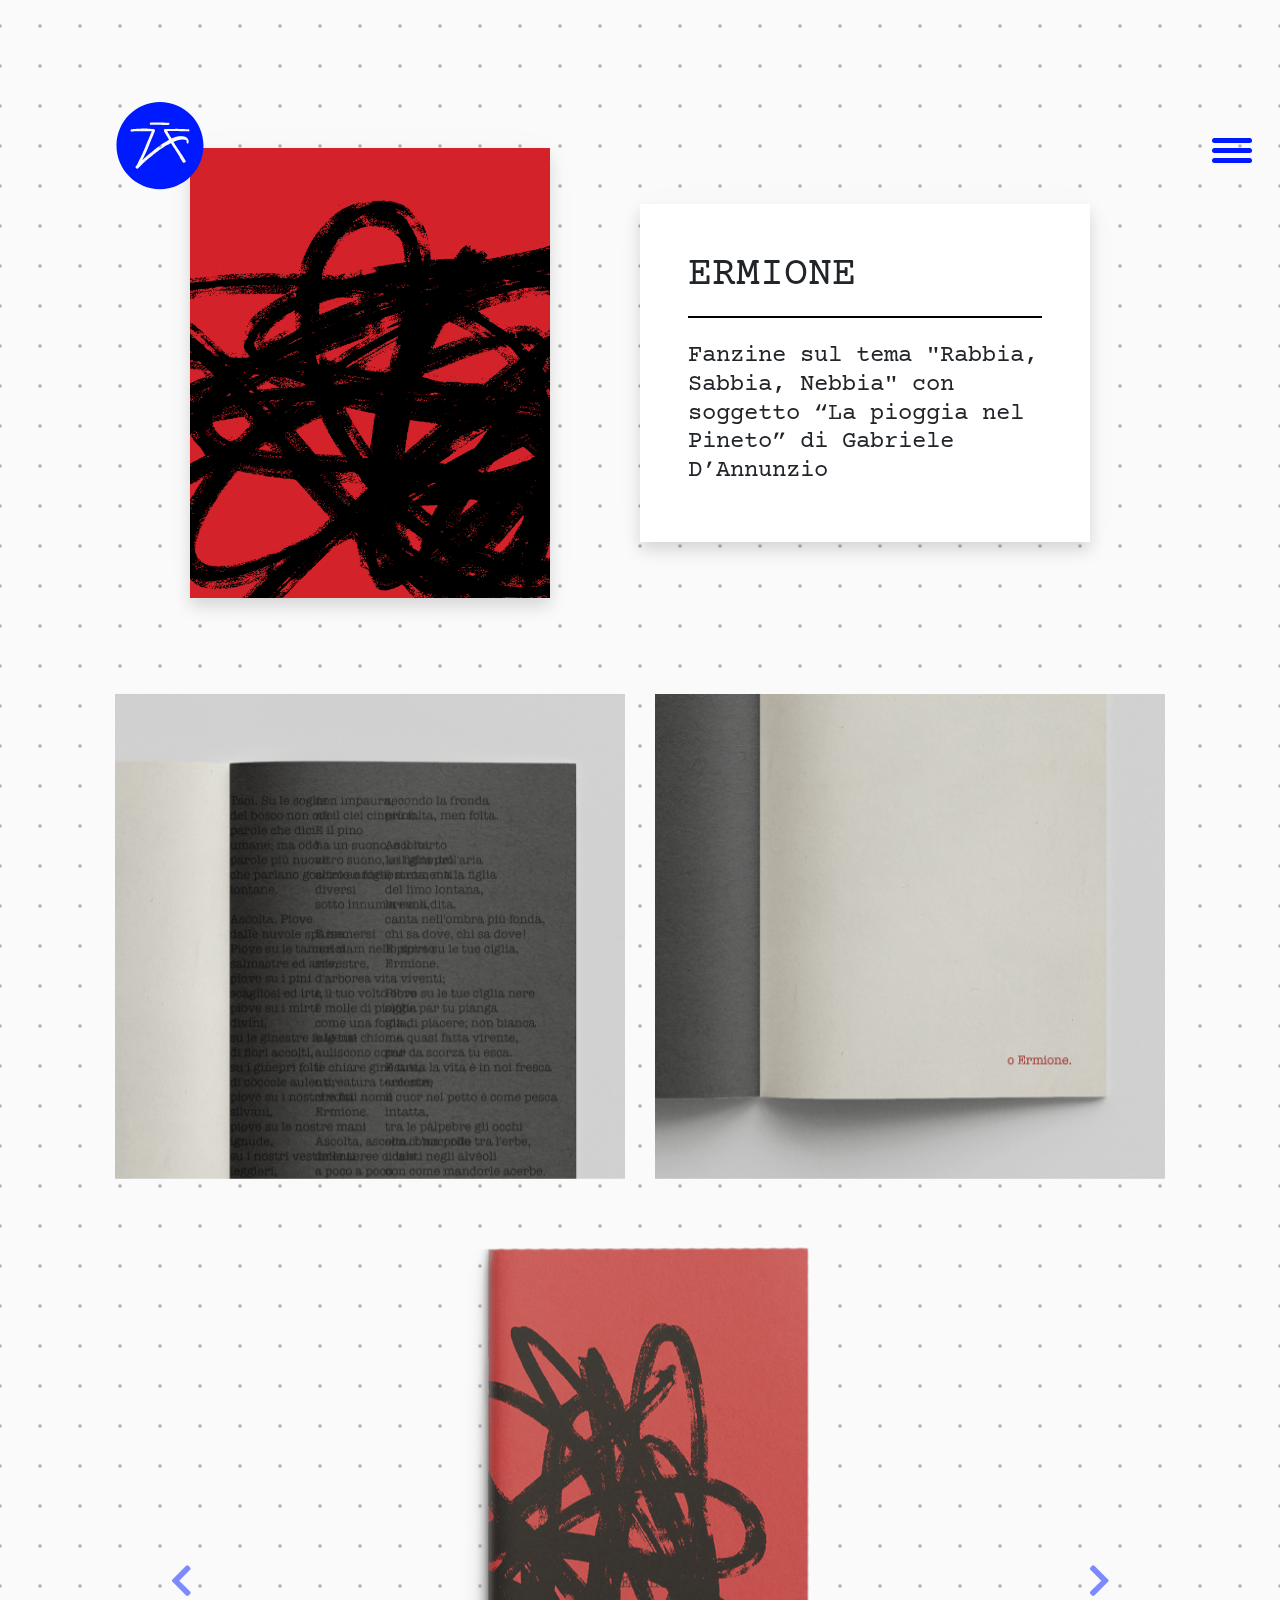
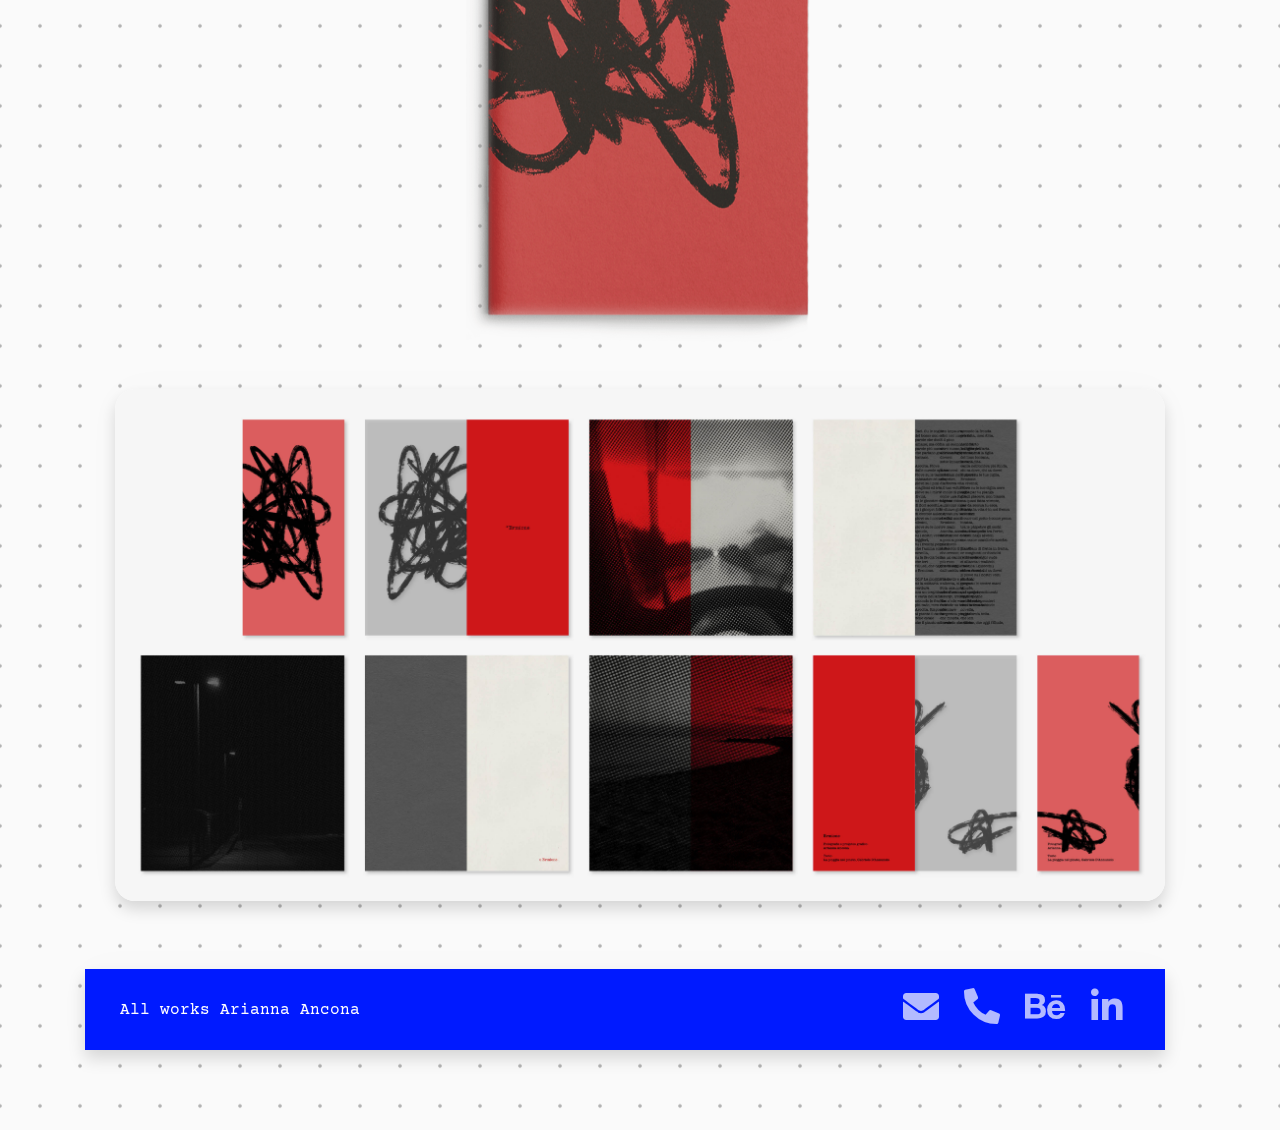
<file: ermione.html>
<!doctype html>
<html lang="it">

<head>
    <meta charset="UTF-8">
    <title>Arianna Ancona</title>
    <meta name="viewport" content="width=device-width, initial-scale=1, maximum-scale=1">

    <!-- Collegamento a Bootstrap e Fontawesome-->
    <link rel="stylesheet" href="bootstrap-css/bootstrap.min.css">
    <link rel="stylesheet" href="fontawesome/css/all.min.css">

    <!-- Collegamento a Google Font => Courier Prime -->
    <link rel="preconnect" href="https://fonts.gstatic.com">
    <link href="https://fonts.googleapis.com/css2?family=Courier+Prime:ital,wght@0,400;0,700;1,400;1,700&display=swap" rel="stylesheet">

    <!--  Collegamento a CSS personalizzato -->
    <link rel="stylesheet" href="css/style.css">
    <link rel="stylesheet" href="css/menu.css">
    <link rel="stylesheet" href="css/mediaquery.css">
    
    <!-- Favicon -->
    <link rel="icon" type="image/png" href="/cursor01.png"/>



    <style type="text/css">
        body {
            font-family: 'Courier Prime', monospace;
            font-size: 18px;
            font-weight: 400;
            background: url(img/Background.png) center center repeat;
            background-size: contain;
        }
        
        

        .LVD-card1 {
            width: 100%;
            height: 50vh;
            background: url(img/02_Ermione/Copertina_E.png) center center no-repeat;
            background-size: cover;
            border-radius: 0px;
            
        }

        .project-title {
            background-color: white;
            /*            height: 250px;*/
            position: relative;
            left: -0px;
        }

        .project-title h1 {
            text-transform: uppercase;
        }

        .project-title hr {
            border: 1px solid black;
        }

        .LVD-poster img {
            width: 100%;
            height: auto;
        }

        .A6 img {
            width: 100%;
            height: auto;
        }


        footer {
            width: 100%;
            position: relative;
            bottom: 0px;
            top: 20px;
            z-index: 2000 !important;
        }

        footer a {
            padding: 7px;
            color: rgba(255, 255, 255, 0.7);
        }

        footer a:hover {
            color: rgba(255, 255, 255, 1);
        }

        footer span {
            font-size: 16px;
            margin: 0px;
        }
    </style>
</head>

<body>

    <!-- MENU -->
    <!-- MENU -->
    <header>
       <h2 class="home">
           <a href="index.html"> <img src="img/Logo_BLU.svg"></a>
       </h2>

       <div class="menu">
        <nav>
            <input class='menu-toggler' id='menu-toggler' type='checkbox'>
            <label for='menu-toggler'></label>
            <ul>
                <li class='menu-item'>
                    <a class="mail" href="mailto:ariannancona@icloud.com" target='_blank'><i class="fas fa-envelope"></i></a>
                </li>
                <li class='menu-item'>
                    <a class="cell" href="tel:00393336524759" target='_blank'><i class="fas fa-phone-alt"></i></a>
                </li>
                <li class='menu-item'>
                    <a class="behance" href="https://www.behance.net/ariannaancona" target='_blank'><i class="fab fa-behance"></i></a>
                </li>
            </ul>
        </nav>
</div>
    </header>



    <main class="container-fluid mt-5">
        <div class="row mt-5 d-flex align-items-center">
            <a href="https://www.behance.net/gallery/115312559/Ermione" target="_blank" class="col-md-4 offset-md-1 LVD-card1 shadow drag-me "></a>
            <div class=" offset-md-1 col-md-5 project-title p-5 shadow drag-me">
                <h1>Ermione</h1>
                <hr>
                <h4 class="pt-2">Fanzine sul tema "Rabbia, Sabbia, Nebbia" con soggetto “La pioggia nel Pineto” di Gabriele D’Annunzio</h4>
            </div>
        </div>

       <div class="row LVD-poster mt-5">
           <div class=" col-12 col-md-6 mt-5">
                <img src="img/02_Ermione/E-dettaglio04.png" class=" drag-me">
            </div>
            <div class="col-12 col-md-6 mt-5">
                <img src="img/02_Ermione/E-dettaglio02.png" class="drag-me">
            </div>
        </div>
       
        <div class="row LVD-carousel">
            <div id="carouselExampleInterval" class="carousel slide" data-ride="carousel">
                <div class="carousel-inner">
                    <div class="carousel-item active" data-interval="2000">
                        <img src="img/02_Ermione/E-01.png" class="d-block w-100" alt="...">
                    </div>
                    <div class="carousel-item" data-interval="2000">
                        <img src="img/02_Ermione/E-02.png" class="d-block w-100" alt="...">
                    </div>
                    <div class="carousel-item" data-interval="2000">
                        <img src="img/02_Ermione/E-03.png" class="d-block w-100" alt="...">
                    </div>
                    <div class="carousel-item" data-interval="2000">
                        <img src="img/02_Ermione/E-04.png" class="d-block w-100" alt="...">
                    </div>
                    <div class="carousel-item" data-interval="2000">
                        <img src="img/02_Ermione/E-05.png" class="d-block w-100" alt="...">
                    </div>
                    <div class="carousel-item" data-interval="2000">
                        <img src="img/02_Ermione/E-06.png" class="d-block w-100" alt="...">
                    </div>
                    <div class="carousel-item" data-interval="2000">
                        <img src="img/02_Ermione/E-07.png" class="d-block w-100" alt="...">
                    </div>
                    <div class="carousel-item" data-interval="2000">
                        <img src="img/02_Ermione/E-08.png" class="d-block w-100" alt="...">
                    </div>
                    <div class="carousel-item" data-interval="2000">
                        <img src="img/02_Ermione/E-09.png" class="d-block w-100" alt="...">
                    </div>
                </div>
                <a class="carousel-control-prev" href="#carouselExampleInterval" role="button" data-slide="prev">
                    <span aria-hidden="true"><i class="fas fa-chevron-left fa-2x" style="color:#001aff; "></i></span>
                    <span class="sr-only">Previous</span>
                </a>
                <a class="carousel-control-next" href="#carouselExampleInterval" role="button" data-slide="next">
                    <span aria-hidden="true"><i class="fas fa-chevron-right fa-2x" style="color:#001aff; "></i></span>
                    <span class="sr-only">Next</span>
                </a>
            </div>
        </div>



        <div class="row mb-5 drag-me">
            <div class="col-12 ">
                <img src="img/02_Ermione/all.jpg" width="100%" class="shadow " style="border-radius: 20px;">
            </div>
        </div>



    </main>

    <footer class="row shadow mt-5 d-flex align-items-center">
        <div class="col-12 col-md-5 d-flex align-items-center justify-content-center  justify-content-md-start mb-4 mb-md-0">
            <span class="text-sm-center text-md-left">All works Arianna Ancona</span>
        </div>
        <div class="col-12 col-md-7 text-center text-md-right">
            <a class="mail" href="mailto:ariannancona@icloud.com" target='_blank'><i class="fas fa-envelope fa-2x"></i></a>
            <a class="cell" href="tel:00393336524759" target='_blank'><i class="fas fa-phone-alt fa-2x"></i></a>
            <a class="behance" href="https://www.behance.net/ariannaancona" target='_blank'><i class="fab fa-behance fa-2x"></i></a>
            <a class="linkedin" href="https://www.linkedin.com/in/arianna-ancona-b0497a1a7/" target='_blank'><i class="fab fa-linkedin-in fa-2x"></i></a>
        </div>
    </footer>




</body>

<script type="text/javascript" src="js/jquery-3.6.0.min.js"></script>
<script type="text/javascript" src="js/jquery-ui-1.12.1/jquery-ui.min.js"></script>

<script src="https://cdn.jsdelivr.net/npm/bootstrap@4.6.0/dist/js/bootstrap.bundle.min.js" integrity="sha384-Piv4xVNRyMGpqkS2by6br4gNJ7DXjqk09RmUpJ8jgGtD7zP9yug3goQfGII0yAns" crossorigin="anonymous"></script>

<script type="text/javascript">
    $(function() {
        $(".drag-me").draggable();
    });
</script></html>
</file>
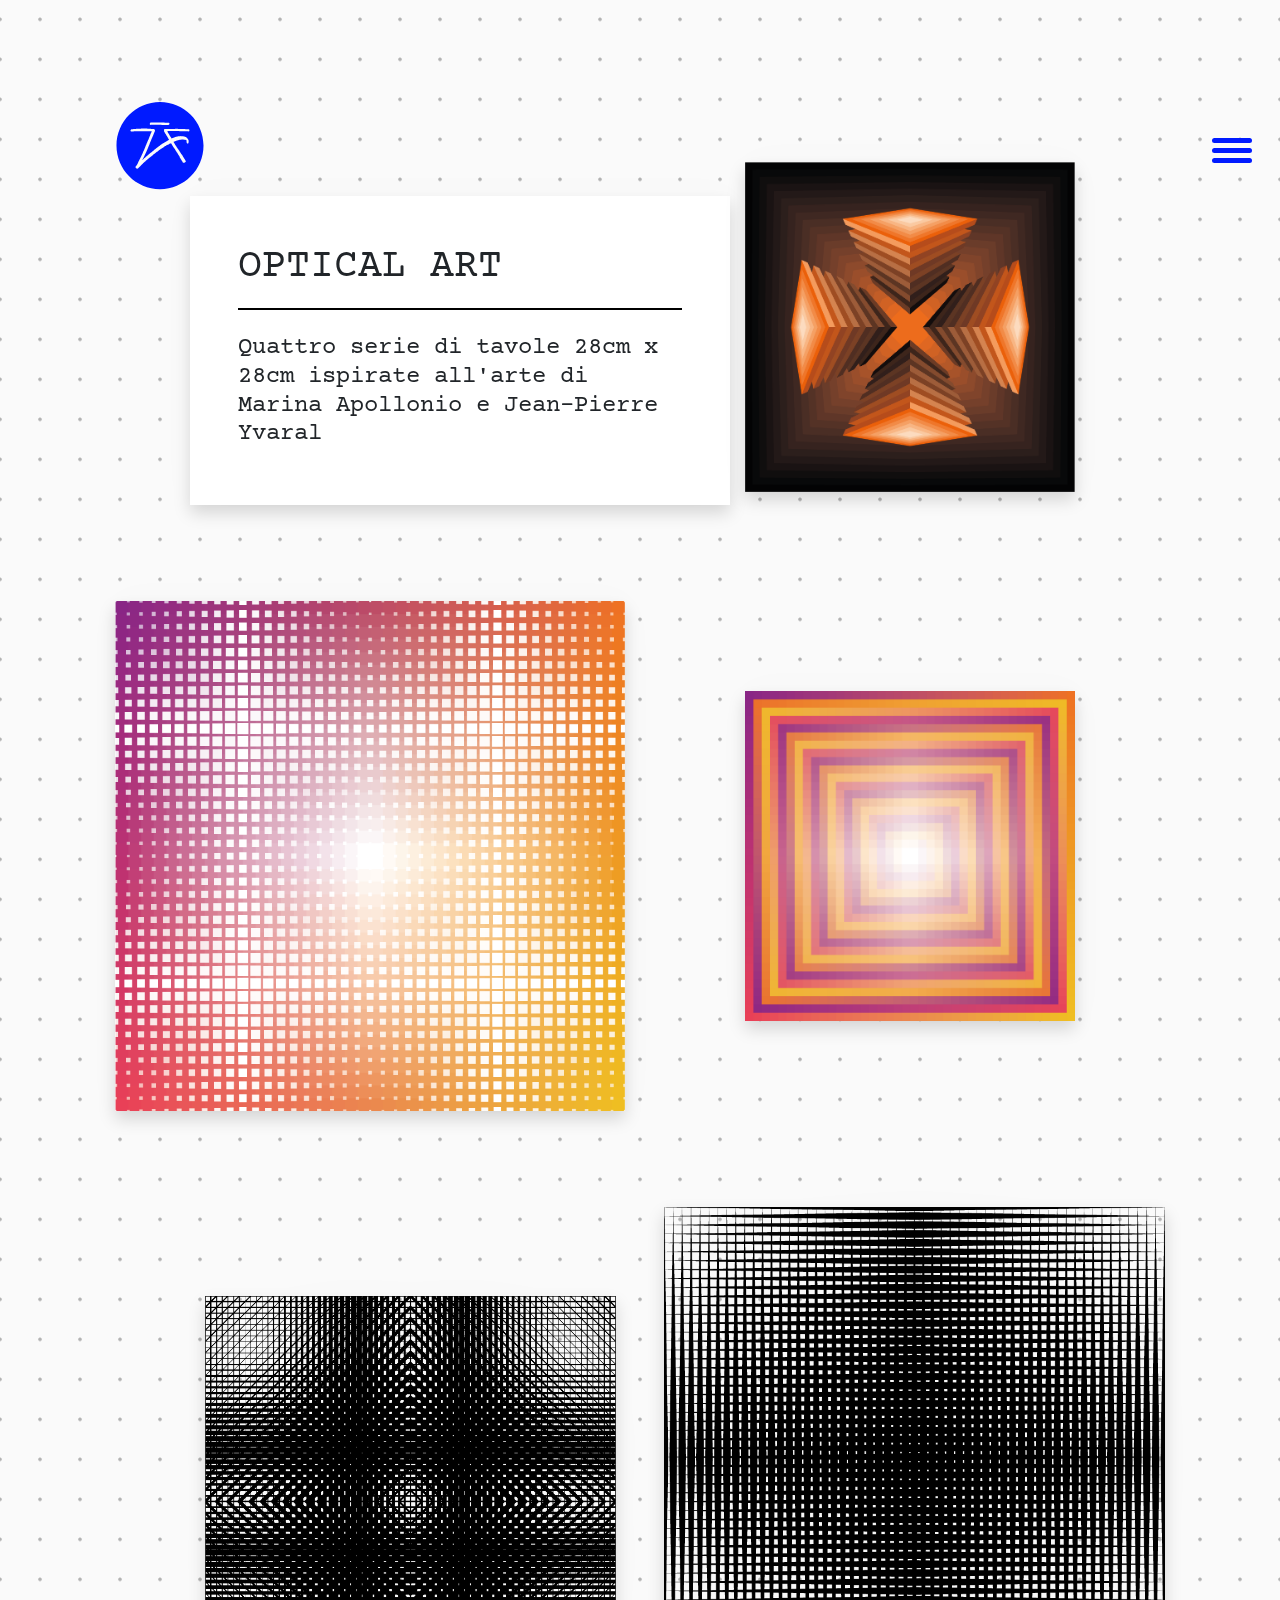
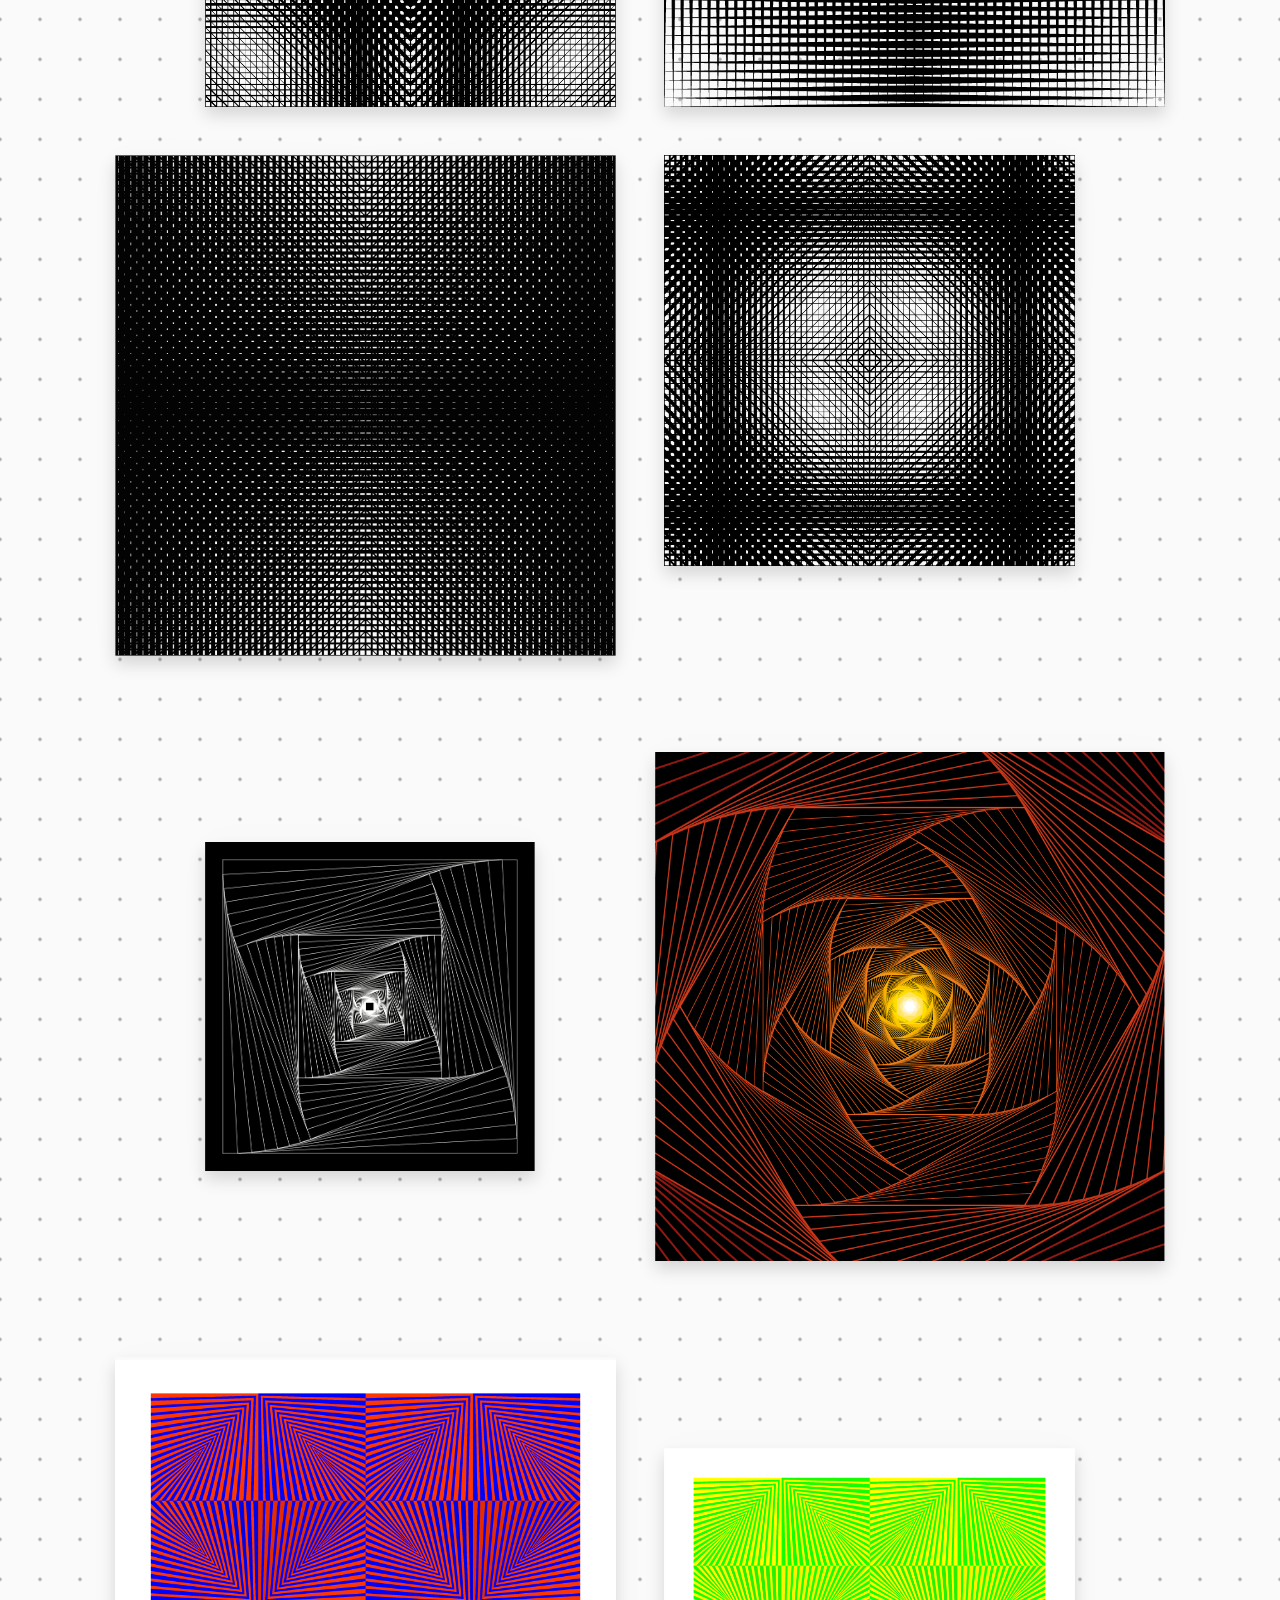
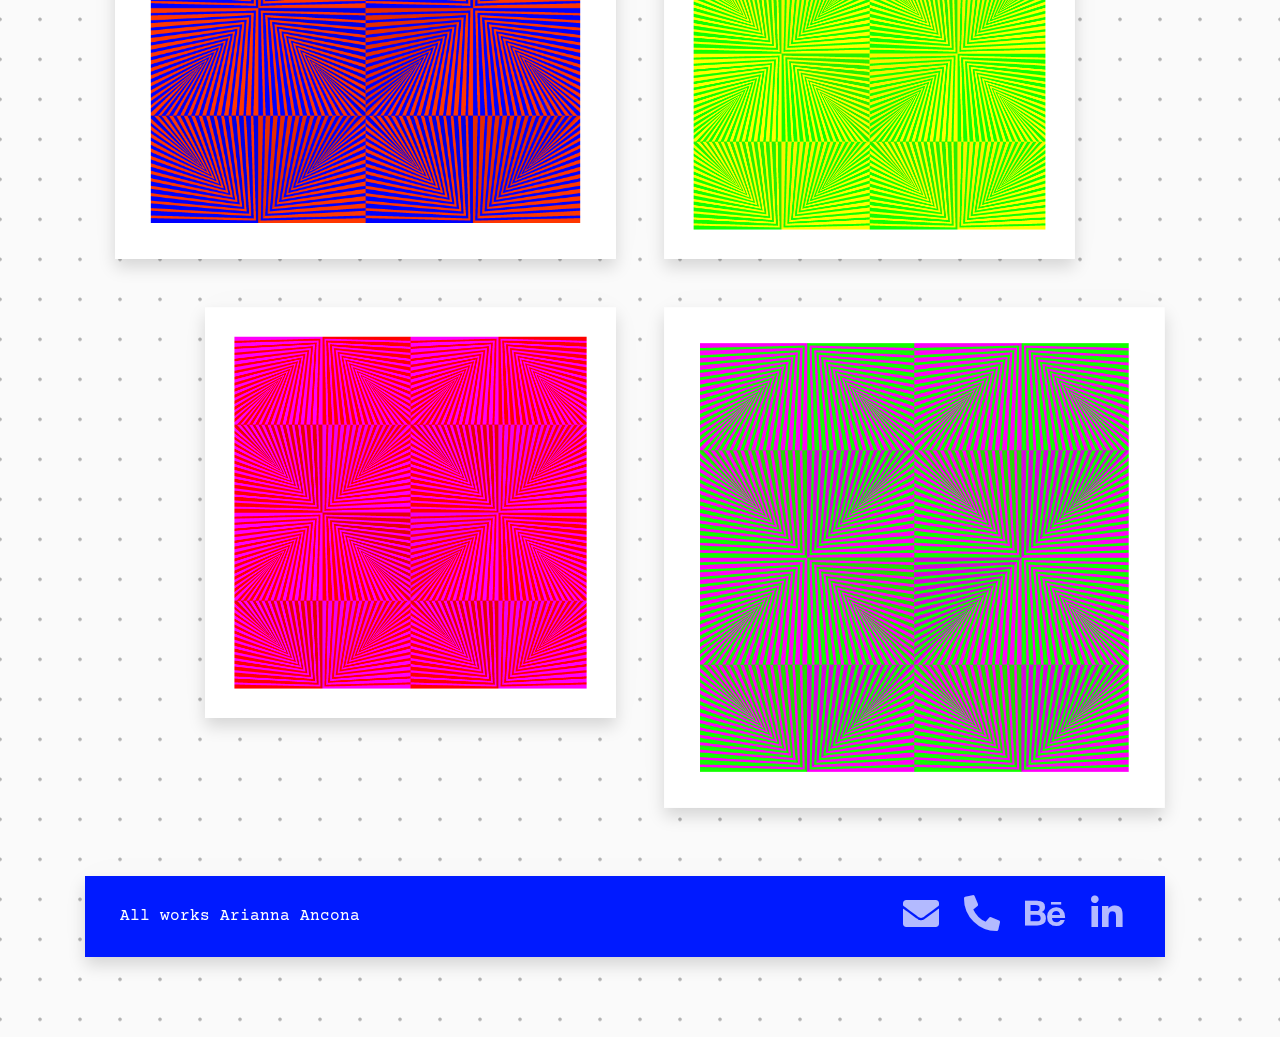
<file: optical.html>
<!doctype html>
<html lang="it">

<head>
    <meta charset="UTF-8">
    <title>Arianna Ancona</title>
    <meta name="viewport" content="width=device-width, initial-scale=1, maximum-scale=1">

    <!-- Collegamento a Bootstrap e Fontawesome-->
    <link rel="stylesheet" href="bootstrap-css/bootstrap.min.css">
    <link rel="stylesheet" href="fontawesome/css/all.min.css">

    <!-- Collegamento a Google Font => Courier Prime -->
    <link rel="preconnect" href="https://fonts.gstatic.com">
    <link href="https://fonts.googleapis.com/css2?family=Courier+Prime:ital,wght@0,400;0,700;1,400;1,700&display=swap" rel="stylesheet">

    <!--  Collegamento a CSS personalizzato -->
    <link rel="stylesheet" href="css/style.css">
    <link rel="stylesheet" href="css/menu.css">
    <link rel="stylesheet" href="css/mediaquery.css">
    
    <!-- Favicon -->
    <link rel="icon" type="image/png" href="/cursor01.png"/>



    <style type="text/css">
        body {
            font-family: 'Courier Prime', monospace;
            font-size: 18px;
            font-weight: 400;
            background: url(img/Background.png) center center repeat;
            background-size: contain;
        }



        .LVD-card1 {
            width: 100%;
            height: 30vh;
            background: url(img/01_LaVidaDespues/BDV.png) center center no-repeat;
            background-size: cover;
            border-radius: 50px;

        }

        .project-title {
            background-color: white;
            /*            height: 250px;*/
            position: relative;
            left: -0px;
        }

        .project-title h1 {
            text-transform: uppercase;
        }

        .project-title hr {
            border: 1px solid black;
        }

        .LVD-poster img {
            width: 100%;
            height: auto;
        }

        .A6 img {
            width: 100%;
            height: auto;
        }


        footer {
            width: 100%;
            position: relative;
            bottom: 0px;
            top: 20px;
            z-index: 2000 !important;
        }

        footer a {
            padding: 7px;
            color: rgba(255, 255, 255, 0.7);
        }

        footer a:hover {
            color: rgba(255, 255, 255, 1);
        }

        footer span {
            font-size: 16px;
            margin: 0px;
        }

    </style>
</head>

<body>
    <!-- MENU -->
    <header>
        <h2 class="home">
            <a href="index.html"> <img src="img/Logo_BLU.svg"></a>
        </h2>

        <div class="menu">
            <nav>
                <input class='menu-toggler' id='menu-toggler' type='checkbox'>
                <label for='menu-toggler'></label>
                <ul>
                    <li class='menu-item'>
                        <a class="mail" href="mailto:ariannancona@icloud.com" target='_blank'><i class="fas fa-envelope"></i></a>
                    </li>
                    <li class='menu-item'>
                        <a class="cell" href="tel:00393336524759" target='_blank'><i class="fas fa-phone-alt"></i></a>
                    </li>
                    <li class='menu-item'>
                        <a class="behance" href="https://www.behance.net/ariannaancona" target='_blank'><i class="fab fa-behance"></i></a>
                    </li>
                </ul>
            </nav>
        </div>
    </header>



    <main class="container-fluid mt-5">
        <div class="row mt-5 d-flex justify-content-center align-items-center LVD-poster">
            
            <div class="col-md-6 project-title p-5 shadow drag-me mt-5">
                <h1>Optical Art</h1>
                <hr>
                <h4 class="pt-2">Quattro serie di tavole 28cm x 28cm ispirate all'arte di Marina Apollonio e Jean-Pierre Yvaral</h4>
            </div>
            <div class="col-12 col-md-4">
                <img src="img/05_Optical/Optical-04.png" class="shadow drag-me">
            </div>
        </div>

<!--
        <div class="row LVD-poster op01 d-flex justify-content-end">
            <div class="col-12 col-md-3 d-flex align-items-end mt-5" >
                <img src="img/05_Optical/Optical-02-min.png" class="shadow drag-me">
            </div>
            <div class="col-12 col-md-4 mt-5 d-flex align-items-end">
                <img src="img/05_Optical/Optical-03-min.png" class="shadow drag-me">
            </div>
        </div>
-->
        
        <div class="row LVD-poster d-flex align-items-center justify-content-start my-5">
            <div class="col-12 col-md-6 mt-5">
                <img src="img/05_Optical/Optical-01.png" class="shadow drag-me">
            </div>
            <div class=" col-12 offset-md-1 col-md-4 mt-5">
                <img src="img/05_Optical/Optical-03-min.png" class="shadow drag-me">
            </div>
           
        </div>
        
         <div class="row LVD-poster mt-5">
            <div class=" col-12 offset-md-1 col-md-5 mt-5 pr-4 d-flex align-items-end">
                <img src="img/05_Optical/Optical-07.png" class="shadow drag-me">
            </div>
            <div class=" col-12 col-md-6 mt-5 pl-4">
                <img src="img/05_Optical/Optical-05.png" class="shadow drag-me">
            </div>
        </div>
          <div class="row LVD-poster mb-5">
            <div class="col-12 col-md-6 mt-5 pr-4">
                <img src="img/05_Optical/Optical-08.png" class="shadow drag-me">
            </div>
            <div class="col-12 col-md-5 mt-5 pl-4 ">
                <img src="img/05_Optical/Optical-13.png" class="shadow drag-me">
            </div>
        </div>
       
        
        <div class="row LVD-poster d-flex align-items-center justify-content-end my-5">
            <div class=" col-12  col-md-4 mt-5">
                <img src="img/05_Optical/Optical-15.png" class="shadow drag-me">
            </div>
            <div class="col-12 col-md-6 offset-md-1 mt-5">
                <img src="img/05_Optical/Optical-06.png" class="shadow drag-me">
            </div>
        </div>
        <div class="row LVD-poster">
            <div class="col-12 col-md-6 mt-5 pr-4">
                <img src="img/05_Optical/Optical-09.png" class="shadow drag-me">
            </div>
            <div class="col-12 col-md-5 mt-5 pl-4 align-self-end">
                <img src="img/05_Optical/Optical-10.png" class="shadow drag-me">
            </div>
        </div>
        <div class="row LVD-poster">

            <div class=" col-12 offset-md-1 col-md-5 mt-5 pr-4">
                <img src="img/05_Optical/Optical-11.png" class="shadow drag-me">
            </div>
            <div class=" col-12 col-md-6 mt-5 pl-4">
                <img src="img/05_Optical/Optical-12.png" class="shadow drag-me">
            </div>
        </div>


    </main>

    <footer class="row shadow mt-5 d-flex align-items-center">
        <div class="col-12 col-md-5 d-flex align-items-center justify-content-center  justify-content-md-start mb-4 mb-md-0">
            <span class="text-sm-center text-md-left">All works Arianna Ancona</span>
        </div>
        <div class="col-12 col-md-7 text-center text-md-right">
            <a class="mail" href="mailto:ariannancona@icloud.com" target='_blank'><i class="fas fa-envelope fa-2x"></i></a>
            <a class="cell" href="tel:00393336524759" target='_blank'><i class="fas fa-phone-alt fa-2x"></i></a>
            <a class="behance" href="https://www.behance.net/ariannaancona" target='_blank'><i class="fab fa-behance fa-2x"></i></a>
            <a class="linkedin" href="https://www.linkedin.com/in/arianna-ancona-b0497a1a7/" target='_blank'><i class="fab fa-linkedin-in fa-2x"></i></a>
        </div>
    </footer>




</body>

<script type="text/javascript" src="js/jquery-3.6.0.min.js"></script>
<script type="text/javascript" src="js/jquery-ui-1.12.1/jquery-ui.min.js"></script>

<script src="https://cdn.jsdelivr.net/npm/bootstrap@4.6.0/dist/js/bootstrap.bundle.min.js" integrity="sha384-Piv4xVNRyMGpqkS2by6br4gNJ7DXjqk09RmUpJ8jgGtD7zP9yug3goQfGII0yAns" crossorigin="anonymous"></script>

<script type="text/javascript">
    $(function() {
        $(".drag-me").draggable();
    });

</script>

</html>
</file>
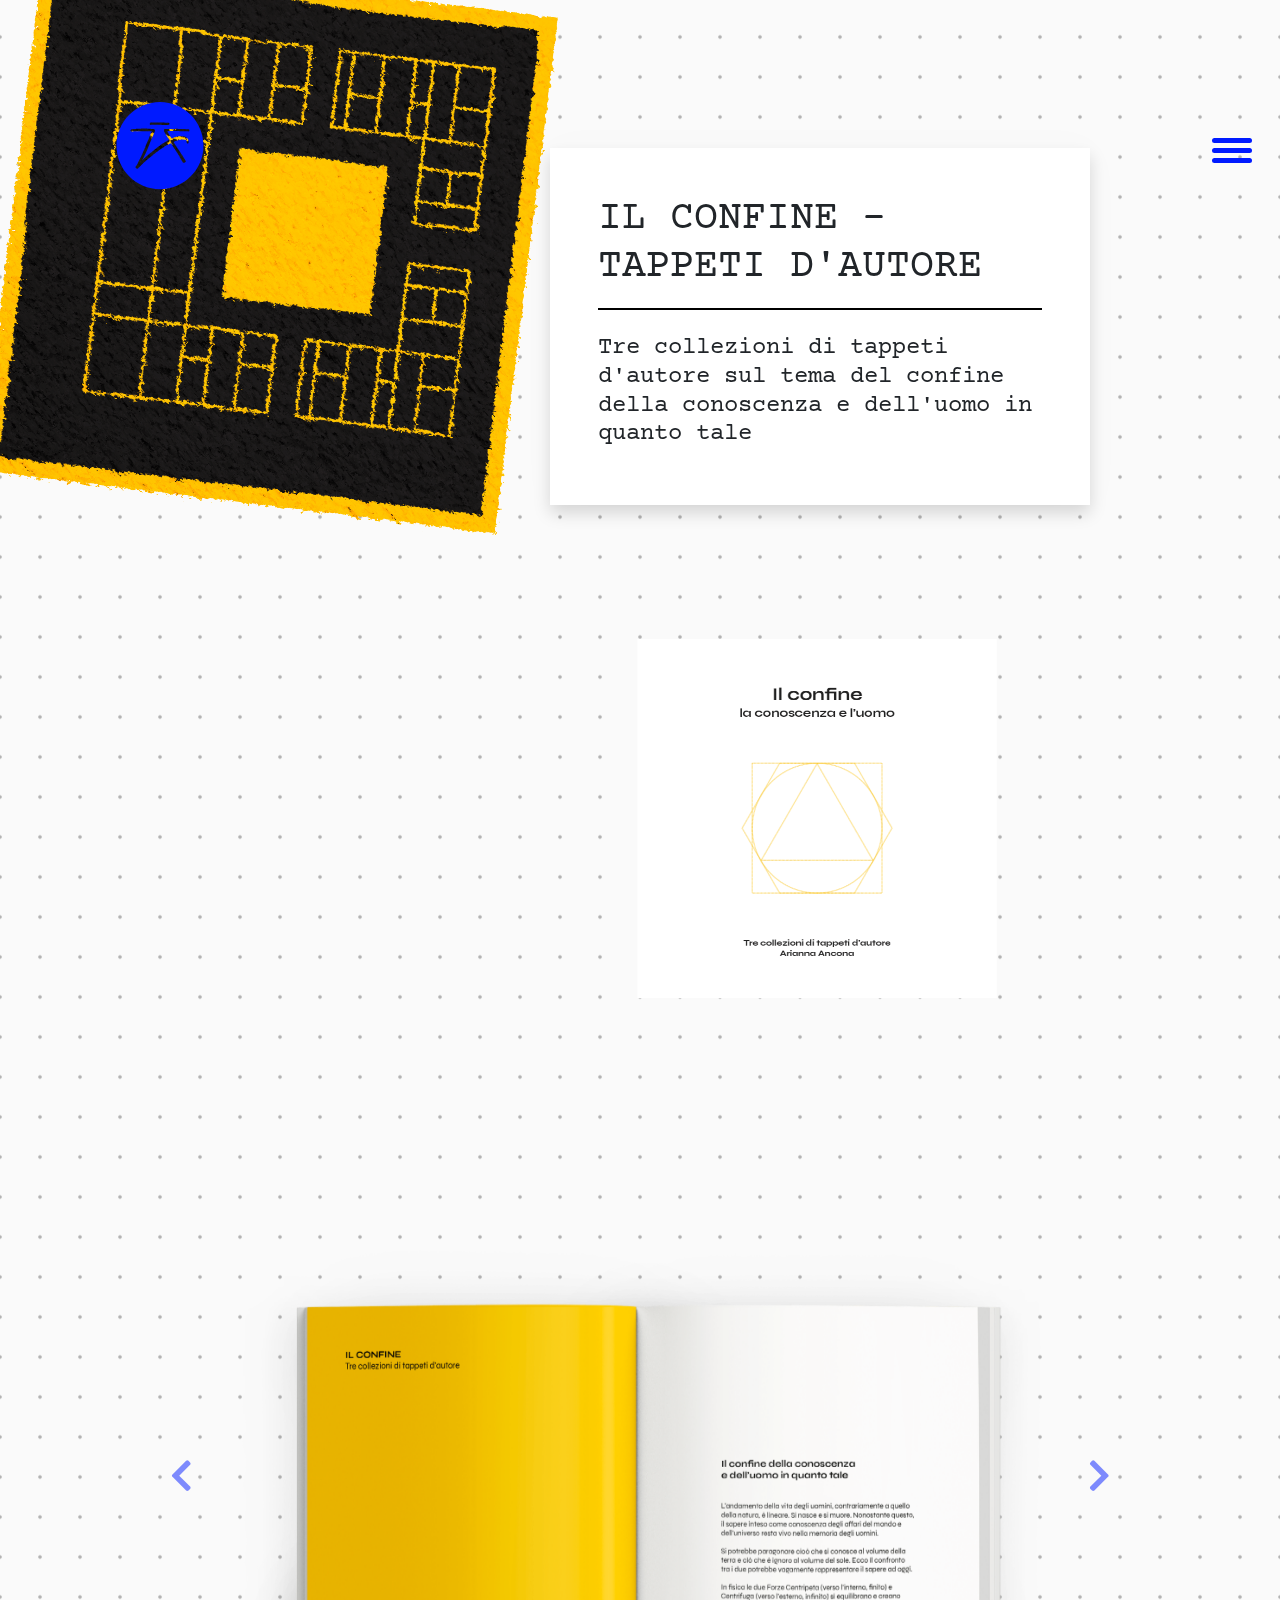
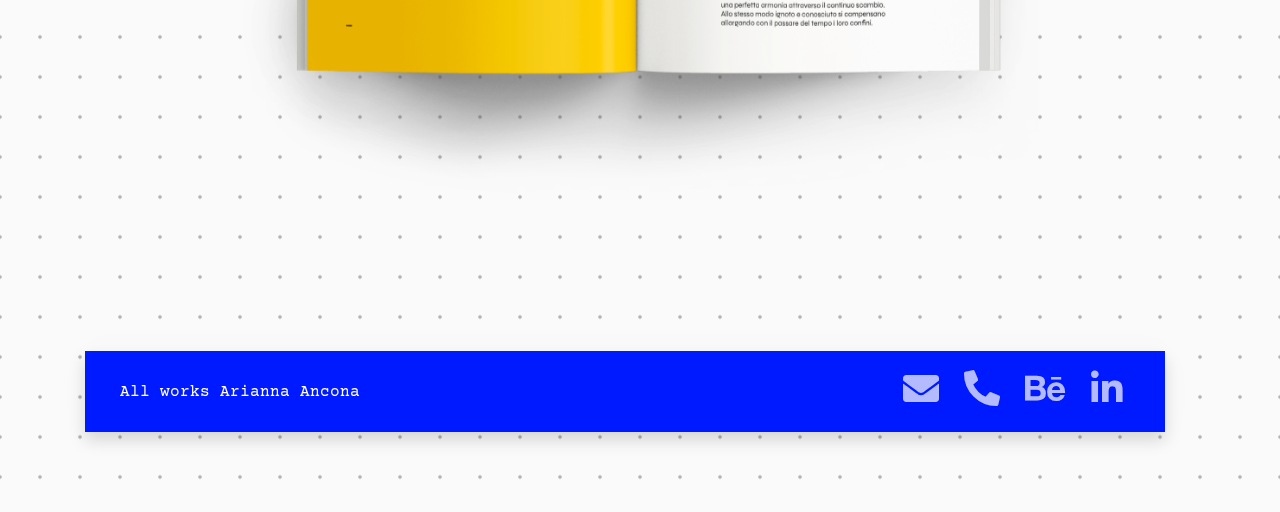
<file: tappeti.html>
<!doctype html>
<html lang="it">

<head>
    <meta charset="UTF-8">
    <title>Arianna Ancona</title>
    <meta name="viewport" content="width=device-width, initial-scale=1, maximum-scale=1">

    <!-- Collegamento a Bootstrap e Fontawesome-->
    <link rel="stylesheet" href="bootstrap-css/bootstrap.min.css">
    <link rel="stylesheet" href="fontawesome/css/all.min.css">

    <!-- Collegamento a Google Font => Courier Prime -->
    <link rel="preconnect" href="https://fonts.gstatic.com">
    <link href="https://fonts.googleapis.com/css2?family=Courier+Prime:ital,wght@0,400;0,700;1,400;1,700&display=swap" rel="stylesheet">

    <!--  Collegamento a CSS personalizzato -->
    <link rel="stylesheet" href="css/style.css">
    <link rel="stylesheet" href="css/menu.css">
    <link rel="stylesheet" href="css/mediaquery.css">
    
    <!-- Favicon -->
    <link rel="icon" type="image/png" href="/cursor01.png"/>



    <style type="text/css">
        body {
            font-family: 'Courier Prime', monospace;
            font-size: 18px;
            font-weight: 400;
            background: url(img/Background.png) center center repeat;
            background-size: contain;
        }



        .t-01 {
            width: 70%;
            position: absolute;
            top: -280px;
            left: -200px;
            transform: rotate(7deg);

        }

        .project-title {
            background-color: white;
        }

        .project-title h1 {
            text-transform: uppercase;
        }

        .project-title hr {
            border: 1px solid black;
        }

        .LVD-poster img {
            width: 100%;
            height: auto;
        }

        .A6 img {
            width: 100%;
            height: auto;
        }


        footer {
            width: 100%;
            position: relative;
            bottom: 0px;
            top: 20px;
            z-index: 2000 !important;
        }

        footer a {
            padding: 7px;
            color: rgba(255, 255, 255, 0.7);
        }

        footer a:hover {
            color: rgba(255, 255, 255, 1);
        }

        footer span {
            font-size: 16px;
            margin: 0px;
        }
    </style>
</head>

<body>
    <!-- MENU -->
    <header>
        <h2 class="home">
            <a href="index.html"> <img src="img/Logo_BLU.svg"></a>
        </h2>

        <div class="menu">
            <nav>
                <input class='menu-toggler' id='menu-toggler' type='checkbox'>
                <label for='menu-toggler'></label>
                <ul>
                    <li class='menu-item'>
                        <a class="mail" href="mailto:ariannancona@icloud.com" target='_blank'><i class="fas fa-envelope"></i></a>
                    </li>
                    <li class='menu-item'>
                        <a class="cell" href="tel:00393336524759" target='_blank'><i class="fas fa-phone-alt"></i></a>
                    </li>
                    <li class='menu-item'>
                        <a class="behance" href="https://www.behance.net/ariannaancona" target='_blank'><i class="fab fa-behance"></i></a>
                    </li>
                </ul>
            </nav>
        </div>
    </header>



    <main class="container-fluid mt-5">
        <div class="row my-5 d-flex align-items-center">
            <img src="img/04_Tappeti/Tappeto_giallo.png" class="t-01">
            <div class=" offset-md-5 col-md-6 project-title p-5  shadow drag-me">
                <h1>il confine - Tappeti d'autore</h1>
                <hr>
                <h4 class="pt-2">Tre collezioni di tappeti d'autore sul tema del confine della conoscenza e dell'uomo in quanto tale</h4>
            </div>
        </div>

        <div class="row LVD-poster mt-5 justify-content-center drag-me">
            <div class="col-12 col-md-9">
                <img src="img/04_Tappeti/Tappeti.gif">
            </div>
        </div>

         <div class="row LVD-carousel">
            <div id="carouselExampleInterval" class="carousel slide" data-ride="carousel">
                <div class="carousel-inner">
                    <div class="carousel-item active" data-interval="2000">
                        <img src="img/04_Tappeti/Tappeti-02.png" class="d-block w-100" alt="...">
                    </div>
                    <div class="carousel-item" data-interval="2000">
                        <img src="img/04_Tappeti/Tappeti-02.png" class="d-block w-100" alt="...">
                    </div>
                    <div class="carousel-item" data-interval="2000">
                        <img src="img/04_Tappeti/Tappeti-03.png" class="d-block w-100" alt="...">
                    </div>
                    <div class="carousel-item" data-interval="2000">
                        <img src="img/04_Tappeti/Tappeti-04.png" class="d-block w-100" alt="...">
                    </div>
                    <div class="carousel-item" data-interval="2000">
                        <img src="img/04_Tappeti/Tappeti-05.png" class="d-block w-100" alt="...">
                    </div>
                    <div class="carousel-item" data-interval="2000">
                        <img src="img/04_Tappeti/Tappeti-06.png" class="d-block w-100" alt="...">
                    </div>
                    <div class="carousel-item" data-interval="2000">
                        <img src="img/04_Tappeti/Tappeti-07.png" class="d-block w-100" alt="...">
                    </div>
                    <div class="carousel-item" data-interval="2000">
                        <img src="img/04_Tappeti/Tappeti-08.png" class="d-block w-100" alt="...">
                    </div>
                    <div class="carousel-item" data-interval="2000">
                        <img src="img/04_Tappeti/Tappeti-09.png" class="d-block w-100" alt="...">
                    </div>
                       <div class="carousel-item" data-interval="2000">
                        <img src="img/04_Tappeti/Tappeti-10.png" class="d-block w-100" alt="...">
                    </div>
                    <div class="carousel-item" data-interval="2000">
                        <img src="img/04_Tappeti/Tappeti-11.png" class="d-block w-100" alt="...">
                    </div>
                    <div class="carousel-item" data-interval="2000">
                        <img src="img/04_Tappeti/Tappeti-12.png" class="d-block w-100" alt="...">
                    </div>
                  
                </div>
                <a class="carousel-control-prev" href="#carouselExampleInterval" role="button" data-slide="prev">
                    <span aria-hidden="true"><i class="fas fa-chevron-left fa-2x" style="color:#001aff; "></i></span>
                    <span class="sr-only">Previous</span>
                </a>
                <a class="carousel-control-next" href="#carouselExampleInterval" role="button" data-slide="next">
                    <span aria-hidden="true"><i class="fas fa-chevron-right fa-2x" style="color:#001aff; "></i></span>
                    <span class="sr-only">Next</span>
                </a>
            </div>
        </div>

    </main>

    <footer class="row shadow mt-5 d-flex align-items-center">
        <div class="col-12 col-md-5 d-flex align-items-center justify-content-center  justify-content-md-start mb-4 mb-md-0">
            <span class="text-sm-center text-md-left">All works Arianna Ancona</span>
        </div>
        <div class="col-12 col-md-7 text-center text-md-right">
            <a class="mail" href="mailto:ariannancona@icloud.com" target='_blank'><i class="fas fa-envelope fa-2x"></i></a>
            <a class="cell" href="tel:00393336524759" target='_blank'><i class="fas fa-phone-alt fa-2x"></i></a>
            <a class="behance" href="https://www.behance.net/ariannaancona" target='_blank'><i class="fab fa-behance fa-2x"></i></a>
            <a class="linkedin" href="https://www.linkedin.com/in/arianna-ancona-b0497a1a7/" target='_blank'><i class="fab fa-linkedin-in fa-2x"></i></a>
        </div>
    </footer>




</body>

<script type="text/javascript" src="js/jquery-3.6.0.min.js"></script>
<script type="text/javascript" src="js/jquery-ui-1.12.1/jquery-ui.min.js"></script>

<script src="https://cdn.jsdelivr.net/npm/bootstrap@4.6.0/dist/js/bootstrap.bundle.min.js" integrity="sha384-Piv4xVNRyMGpqkS2by6br4gNJ7DXjqk09RmUpJ8jgGtD7zP9yug3goQfGII0yAns" crossorigin="anonymous"></script>

<script type="text/javascript">
    $(function() {
        $(".drag-me").draggable();
    });
</script></html>
</file>
<file: css/style.css>
html, body{
    cursor: url("/cursor01.png"), auto;
}



main {
    position: relative;
}

.home img{
    width: 40%;
}

.home a:hover img{
   filter: invert(31%) sepia(98%) saturate(7082%) hue-rotate(356deg) brightness(94%) contrast(117%);
    transform: scale(120%);
}

logoPoster{
   filter: invert(8%) sepia(100%) saturate(7141%) hue-rotate(247deg) brightness(101%) contrast(141%);
    fill: red;
}

.Tcontact a i{
   color: #001AFF; 
}

.Tcontact a i:hover{
   color: red; 
    opacity:1;
    transform: rotate(-5deg) scale(120%);
}

a:hover {
    text-decoration: none;
    transform: rotate(-3deg);
    cursor: url("/cursor02.png"), auto;
}

a:hover img{
    transform: rotate(-4deg);
    filter: grayscale(50%) blur(3px);
    filter: grayscale(100%) contrast(200%);
}

.shadow {
    filter: drop-shadow(1px 1px 20px rgba(0, 0, 0, 0.01));
}

.drag-me {
    z-index: 100;
}

.folle{
        color: white;
        background-color: #ea542c;
        padding: 15px 30px;
        font-family: Courier Prime;
        font-size: 40px;
        font-style: italic;
    }

.folle:hover{
        color: white;
        background-color: darkgrey;
        padding: 15px 30px;
        font-family: Courier Prime;
        font-size: 40px;
        font-style: italic;
        transform: rotate(-4deg);
        filter: grayscale(100%) contrast(200%);
    }


footer {
    background-color: #001AFF;
    padding: 20px;
    margin: 0px;
    color: white;
}

footer a:hover i{
    color: white; 
    opacity:1;
    transform: rotate(-5deg) scale(120%);
}


        footer a {
            padding: 12px;
            color: rgba(255, 255, 255, 0.7);
        }

        footer a:hover {
            color: rgba(255, 255, 255, 1);
        }

        footer span {
            font-size: 18px;
            margin-bottom: 20px;
        }
</file>
<file: css/menu.css>
/* MENU */



@media (max-width:400px) {
    header {
            width: 90%;
            position: fixed;
            padding-top: 0px;
            z-index: 3000 !important;
            display: flex;
        }

        .home {
            width: 50%;
            display: flex;
            align-items: center;
            padding: 0px;
        }

        .menu {
            width: 50%;
            display: flex;
            align-items: center;
            justify-content: flex-end;
        }
        
        .menu nav{
            position: relative;
            padding-right: 80px;
            margin-top: -20px;
        }
}

@media (min-width: 401px) and (max-width:800px) {
    header {
            width: 90%;
            position: fixed;
            padding-top: 0px;
            z-index: 3000 !important;
            display: flex;
        }

        .home {
            width: 50%;
            display: flex;
            align-items: center;
            padding: 0px;
            
        }

        .menu {
            width: 50%;
            display: flex;
            align-items: center;
            justify-content: flex-end;
        }
        
        .menu nav{
            position: relative;
            padding-right: 290px;
        }
    
    
}

@media (min-width:801px) and (max-width:1024px) {
    header {
            width: 90%;
            position: fixed;
            padding-top: 0px;
            z-index: 3000 !important;
            display: flex;
        }

        .home {
            width: 50%;
            display: flex;
            align-items: center;
            padding: 0px;
            
        }

        .menu {
            width: 50%;
            display: flex;
            align-items: center;
            justify-content: flex-end;
        }
        
        .menu nav{
            position: relative;
            padding-right: 110px;
        }
}

@media (min-width:1025px) {
    header {
            width: 90%;
            position: fixed;
            padding-top: 0px;
            z-index: 3000 !important;
            display: flex;
        }

        .home {
            width: 50%;
            display: flex;
            align-items: center;
            padding: 0px;
            
        }

        .menu {
            width: 50%;
            display: flex;
            align-items: center;
            justify-content: flex-end;
        }
        
        .menu nav{
            position: relative;
            padding-right: 
        }
}

.menu-toggler {
    position: absolute;
    display: block;
    top: 0;
    bottom: 0;
    right: 0;
    left: 0px;
    margin: auto;
    width: 40px;
    height: 40px;
    z-index: 2;
    opacity: 0;
    cursor: pointer;

}

.menu-toggler:hover + label,
.menu-toggler:hover + label:before,
.menu-toggler:hover + label:after {
    background: red;
}

.menu-toggler:checked + label {
    background: transparent;
}

.menu-toggler:checked + label:before,
.menu-toggler:checked + label:after {
    top: 0px;
    left: 15px;
    width: 40px;
    transform-origin: 50% 50%;
}

.menu-toggler:checked + label:before {
    transform: rotate(45deg);
}

.menu-toggler:checked + label:after {
    transform: rotate(-45deg);
}

.menu-toggler:checked ~ ul .menu-item {
    opacity: 1;
}

.menu-toggler:checked ~ ul .menu-item:nth-child(1) {
    transform: rotate(0deg) translateY(80px);
}

.menu-toggler:checked ~ ul .menu-item:nth-child(2) {
    transform: rotate(-0deg) translateY(180px);
}

.menu-toggler:checked ~ ul .menu-item:nth-child(3) {
    transform: rotate(-0deg) translateY(280px);
}

.menu-toggler:checked ~ ul .menu-item:nth-child(4) {
    transform: rotate(-0deg) translateY(380px);
}

.menu-toggler:checked ~ ul .menu-item:nth-child(5) {
    transform: rotate(-0deg) translateY(480px);
}

.menu-toggler:checked ~ ul .menu-item:nth-child(6) {
    transform: rotate(0deg) translateX(-110px);
}

.menu-toggler:checked ~ ul .menu-item a {
    pointer-events: auto;
}

.menu-toggler + label {
    width: 40px;
    height: 5px;
    display: block;
    z-index: 1;
    border-radius: 2.5px;
    background: rgba(0, 26, 255, 1);
    transition: transform 0.5s, top 0.5s;
    position: absolute;
    display: block;
    top: 0;
    bottom: 0;
    right: 0;
    left: 0;
    margin: auto;
}

.menu-toggler + label:before,
.menu-toggler + label:after {
    width: 40px;
    height: 5px;
    display: block;
    z-index: 1;
    border-radius: 2.5px;
    background: rgba(0, 26, 255, 1);
    transition: transform 0.5s, top 0.5s;
    content: "";
    position: absolute;
    left: 0;
}

.menu-toggler + label:before {
    top: 10px;
}

.menu-toggler + label:after {
    top: -10px;
}

.menu-item:nth-child(1) a {
    transform: rotate(-0deg);
}

.menu-item:nth-child(2) a {
    transform: rotate(0deg);
}

.menu-item:nth-child(3) a {
    transform: rotate(0deg);
}

.menu-item:nth-child(4) a {
    transform: rotate(-0deg);
}

.menu-item:nth-child(5) a {
    transform: rotate(-0deg);
}

.menu-item:nth-child(6) a {
    transform: rotate(-0deg);
}

.menu-item {
    position: absolute;
    display: block;
    top: 0;
    bottom: 0;
    right: 0;
    left: 0;
    margin: auto;
    width: 70px;
    height: 70px;
    display: block;
    opacity: 0;
    transition: 0.5s;
}

.menu-item a {
    display: block;
    width: inherit;
    height: inherit;
    line-height: 80px;
    color: rgba(255, 255, 255, 1);
    background: rgba(0, 26, 255, 1);
    border-radius: 50%;
    text-align: center;
    text-decoration: none;
    font-size: 40px;
    pointer-events: none;
    transition: 0.2s;
    align-items: center;
}

.menu-item a:hover {
    color: white;
    background: rgba(255, 0, 0, 1);
    transform: rotate(-3deg);
    font-size: 34.4444444444px;
}
</file>
<file: css/mediaquery.css>
/* MOBILE */
@media (max-width:400px) {
    body {
        padding: 40px 20px; 
        padding
        width: 100%;
    }
    
    
    .menu nav{
        padding-right: 15%;
    }


.identikitMobile {
        width: 100%;
        height: auto;
        margin-top: 20px;
    }
    
    
    .logoPoster{
        width: 50%;
        left: -10px;
        z-index: 9999;
        top: -55px;
        transform: rotate(-1deg);
    }

    .laVidaDespues {
        width: 70%;
        height: auto;
        position: absolute;
        top: 150px;
        left: 35%;
    }

    .A6gif {
        width: 80%;
        position: absolute;
        top: 370px;
        transform: rotate(2deg);
    }
    
    
    .locandina {
        width: 40%;
        position: absolute;
        top: 570px;
        left: 50%;
        z-index: 444;
        transform: rotate(2deg);
    }

    .tappeti {
        width: 160%;
        height: auto;
        justify-content: center;
        transform: rotate(8deg);
        position: absolute;
        left: -150px;
        top: 550px;
    }
    
     .ermione {
        width: 80%;
        height: auto;
        justify-content: center;
        position: absolute;
        top: 900px;
        right: 20px;
    }
    
         .row3 {
        position: absolute;
        top: 1250px;
    }
    
    .folle{
       position: absolute;
        top: 0px;
        margin-left: 40px;
        z-index: 8888;
        
    }

    .optical {
        width: 80%;
        height: auto;
        position: absolute;
        top: 450px;
        right: 20px;
        z-index: 8888;
    }

    .manifesti{
        width: 100%;
        height: auto;
        margin-top: 50px;
    }
 
    
      .camminare {
        width: 110%;
        height: auto;
        position: absolute;
        top: 2000px;
    }

   
   .row4{
        position: absolute;
        top: 2300px;
    }
    
    .sanctum{
        width: 80%;
        left: 12%;
    }
    
    .lineeSanctum{
        width: 140%;
        height: auto;
        position: relative;
        z-index: 0;
        top: -300px;
        left: -30px;
        
    }
    
    .Tcontact{
        background-color: white;
        position: absolute;
        top: 2900px;
        transform: rotate(-1deg);
        z-index: 444;
    }
    
    .glitch{
        width: 100%;
        position: absolute;
        top: 3400px;
    }

    footer {
        position: relative;
        top: 3500px;
        margin-bottom: 20px;
        width: 110%;
        margin: 0 auto;
    }
    
    footer a{
        padding: 0px;
        margin: 0px;
    }

}



/* TABLET */
@media (min-width: 401px) and (max-width:800px) {
    body {
        padding: 70px;
    }


    .identikitMobile {
        width: 100%;
        height: auto;
        margin-top: 20px;
    }
    
    
    .logoPoster{
        width: 45%;
        left: -40px;
        z-index: 9999;
        top: -100px;
        transform: rotate(-1deg);
    }


    .locandina {
        width: 40%;
        position: absolute;
        top: 1100px;
        left: 60%;
        z-index: 444;
        transform: rotate(-2deg);
    }


    .laVidaDespues {
        width: 80%;
        height: auto;
        position: absolute;
        top: 280px;
        left: 30%;
    }

    .A6gif {
        width: 80%;
        position: absolute;
        top: 700px;
        transform: rotate(2deg);
    }

    .tappeti {
        width: 170%;
        height: auto;
        justify-content: center;
        transform: rotate(8deg);
        position: absolute;
        left: -350px;
        top: 1000px;
    }
    
     .ermione {
        width: 80%;
        height: auto;
        justify-content: center;
        position: absolute;
        top: 1700px;
        right: 70px;
    }
    

         .row3 {
        position: absolute;
        top: 220vh;
    }
    
    .folle{
       position: absolute;
        top: 0px;
        margin-left: 40px;
        
    }

    .optical {
        width: 100%;
        height: auto;
        position: absolute;
        top: 100vh;
        z-index: 8888;
    }

    .manifesti{
        width: 100%;
        height: auto;
        margin-top: 50px;
    }
    
    .optical {
        width: 70%;
        height: auto;
        position: absolute;
        top: 800px;
        left: 20%;
    }
    
      .camminare {
        width: 90%;
        height: auto;
        position: absolute;
        top: 3500px;
        left: 18%;
    }

   
   .row4{
        position: absolute;
        top: 380vh;
    }
    
    .sanctum{
        width: 40%;
        left: 5%;
    }
    
    .lineeSanctum{
        width: 135%;
        height: auto;
        position: relative;
        z-index: 0;
        top: -400px;
        left: -150px;
        
    }
    
    .Tcontact{
        background-color: white;
        position: absolute;
        top: 430vh;
        transform: rotate(-1deg);
        z-index: 4444;
    }
    
    .glitch{
        width: 70%;
        position: absolute;
        top: 440vh;
        left: 40%;
    }

    footer {
        position: relative;
        top: 4400px;
        margin-bottom: 20px;
        width: 85%;
        margin: 0 auto;
    }
}

/* IPAD PRO */
@media (min-width:801px) and (max-width:1024px) {
    body {
        padding: 100px;
    }

    .identikit {
        width: 80%;
        height: auto;
        display: none;
    }

    .identikitMobile {
        left: 20%;
        width: 70%;
        height: auto;
    }
    
    .logoPoster{
        width: 35%;
        z-index: 9999;
        top: -80px;
        transform: rotate(-1deg);
    }


    .locandina {
        width: 35%;
        position: absolute;
        top: 790px;
        left: -20px;
        z-index: 444;
        transform: rotate(-2deg);
    }

    .row1 {
        position: absolute;
        top: 200px;
    }

    .laVidaDespues {
        width: 60%;
        height: auto;
        position: relative;
        top: 0px;
        left: 40%;
    }

    .A6gif {
        width: 50%;
        position: relative;
        top: -390px;
        left: 10%;
        transform: rotate(-2deg);
    }

    .row2 {
        position: absolute;
        top: 900px;
    }

    .tappeti {
        width: 130%;
        height: auto;
        justify-content: center;
        transform: rotate(7deg);
        position: relative;
        left: -40%;
        top: 0px;
    }
    
       .ermione {
        width: 45%;
        height: auto;
        position: relative;
        top: -550px;
        left: 50%
    }

     .row3 {
        position: absolute;
        top: 130vh;
    }
    
    .folle{
       position: absolute;
        top: 150px;
        
    }

    .optical {
        width: 50%;
        height: auto;
        position: relative;
        top:500px;
        left: -30%;
        z-index: 8888;
    }

    .manifesti{
        width: 70%;
        height: auto;
        position: absolute;
        top: -200px;
        left: 35%;   
    }
    
    .camminare {
        width: 70%;
        height: auto;
        position: relative;
        top: 170vh;
        left: 30%;
    }
    
        .row4{
        position: absolute;
        top: 240vh;
    }
    
    .sanctum{
        width: 40%;
        left: 5%;
    }
    
    .lineeSanctum{
        width: 135%;
        height: auto;
        position: relative;
        z-index: 0;
        top: -600px;
        left: -150px;
        
    }
    
    .Tcontact{
        background-color: white;
        position: absolute;
        top: 290vh;
        transform: rotate(-1deg);
        z-index: 4444;
    }
    
    .glitch{
        width: 60%;
        position: absolute;
        top: 225vh;
        left: 45%;
    }
 

    footer {
        width: 85%;
        margin: 0 auto;
        position: absolute;
        top: 4500px;
    }
}





/* DESKTOP */
@media (min-width:1025px) {
    body {
        padding: 100px;
    }

    .identikit {
        width: 70%;
        height: auto;
        display: none;
    }

    .identikitMobile {
        width: 70%;
        height: auto;
        position: absolute;
        left: 250px;
    }
    
    .logoPoster{
        width: 35%;
        z-index: 9999;
        top: 240px;
        transform: rotate(-1deg);
    }


    .locandina {
        width: 30%;
        position: absolute;
        top: 1240px;
        left: 0px;
        z-index: 444;
        transform: rotate(-1deg);
    }

    .row1 {
        position: absolute;
        top: 40vh;
    }

    .laVidaDespues {
        width: 50%;
        height: auto;
        position: relative;
        top: 0px;
        left: 50%;
    }

    .A6gif {
        width: 40%;
        position: relative;
        top: 10vh;
        left: -20%;
        transform: rotate(-2deg);
    }

    .row2 {
        position: absolute;
        top: 150vh;
    }

    .tappeti {
        width: 110%;
        height: auto;
        justify-content: center;
        transform: rotate(7deg);
        position: relative;
        left: -30%;
        top: 0px;
    }
    
    .ermione {
        width: 50%;
        height: auto;
        position: relative;
        top: -110vh;
        left: 50%;
    }

    

    .row3 {
        position: absolute;
        top: 340vh;
    }
    
    .folle{
       position: absolute;
        left: 12%;
        top: 130px;
        
    }

    .optical {
        width: 80%;
        height: auto;
        position: relative;
        top: 400px;
        left: 0%;
        z-index: 8888;
    }

    .manifesti{
        width: 100%;
        height: auto;
        position: absolute;
        left: 50%;   
    }
    
    .camminare {
        width: 60%;
        height: auto;
        position: relative;
        top: 500vh;
    }
    
    
    .row4{
        position: absolute;
        top: 570vh;
    }
    
    .sanctum{
        left: 10%;
    }
    
    .lineeSanctum{
        width: 130%;
        height: auto;
        position: relative;
        z-index: 0;
        top: -650px;
        left: -150px;
        
    }
    
    .Tcontact{
        background-color: white;
        position: absolute;
        top: 670vh;
        left: 3%;
        transform: rotate(-1deg);
        z-index: 4444;
    }
    
    .glitch{
        width: 40%;
        position: absolute;
        top: 640vh;
        left: 50%;
    }
    
    
/*    optical project */
    .op01{
        margin-top: -100px;
    }
    
/*
    .PasCover {
        width: 40%;
        height: auto;
        position: relative;
        top: -10vh;
        left: 15%;
    }
*/


    footer {
        position: absolute;
        top: 730vh;
        width: 85%;
        margin: 0 auto;
    }
}
</file>
